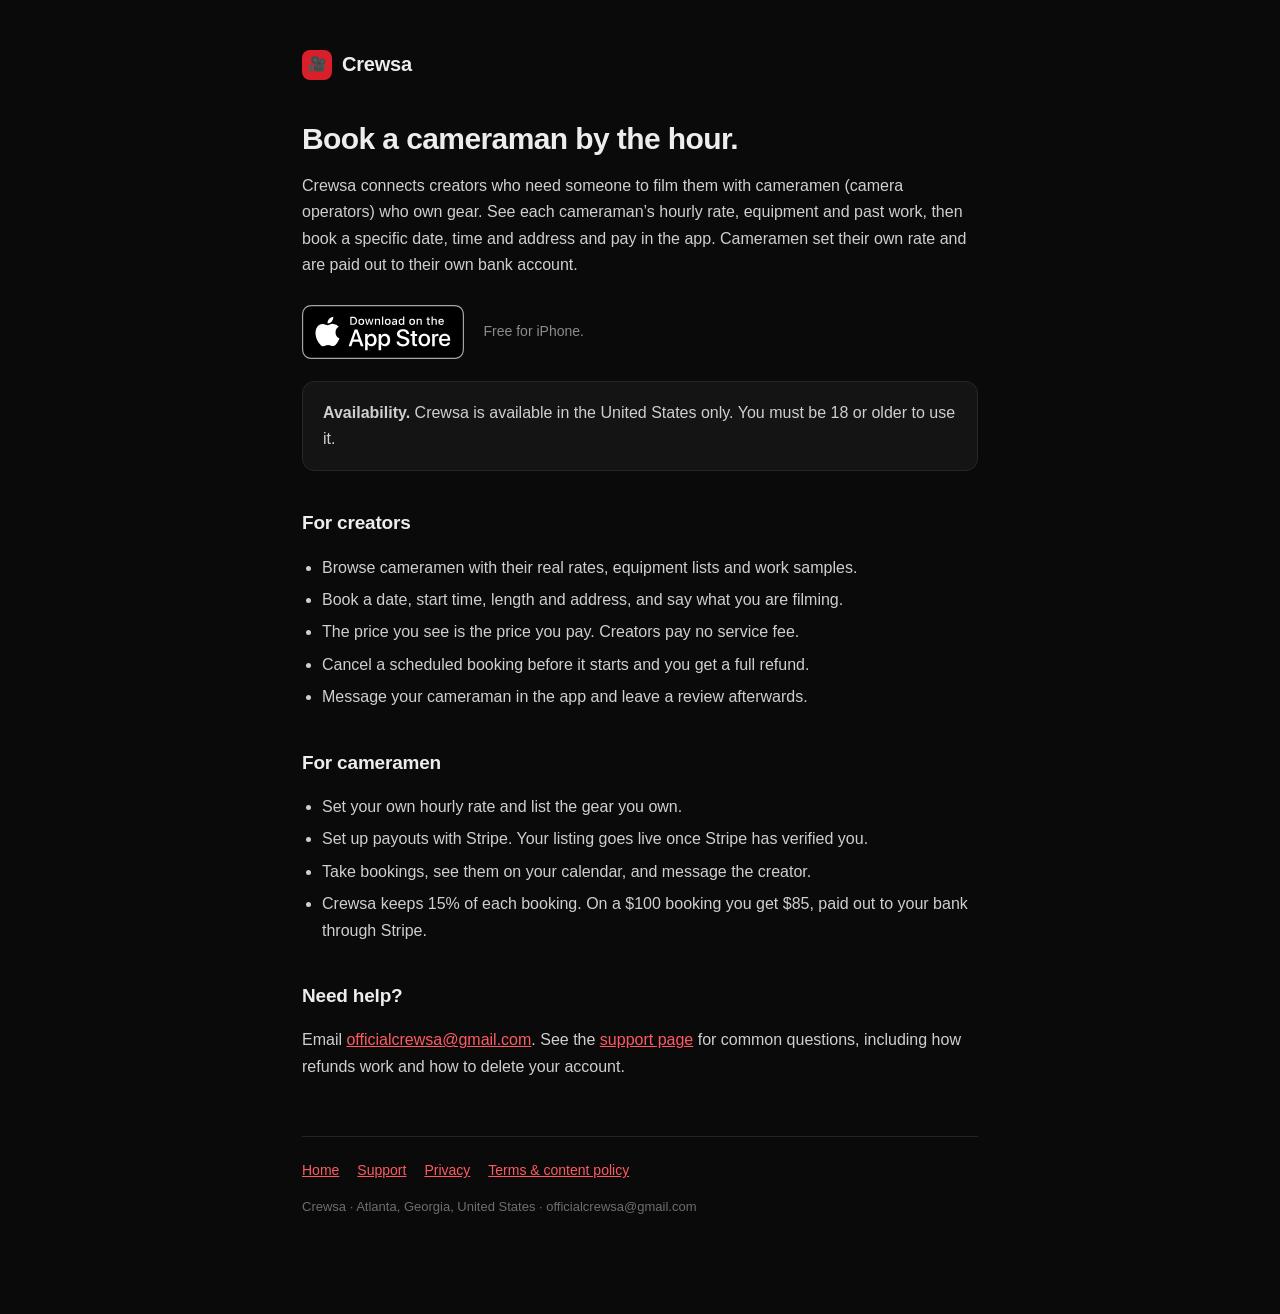
<file: index.html>
<!doctype html><html lang="en"><head><meta charset="utf-8"><meta name="viewport" content="width=device-width,initial-scale=1">
<title>Crewsa — book a cameraman by the hour</title>
<meta name="description" content="Crewsa is a free iPhone app for booking a cameraman by the hour. See their rate, gear and past work, book a date and address, and pay in the app. US only, 18+.">
<meta name="apple-itunes-app" content="app-id=6807652087">
<meta name="theme-color" content="#0a0a0a">
<link rel="canonical" href="https://crewsa.app/">
<link rel="icon" type="image/png" href="favicon.png">
<link rel="apple-touch-icon" href="apple-touch-icon.png">
<meta property="og:type" content="website">
<meta property="og:site_name" content="Crewsa">
<meta property="og:url" content="https://crewsa.app/">
<meta property="og:title" content="Crewsa — book a cameraman by the hour">
<meta property="og:description" content="Free iPhone app. See a cameraman's rate, gear and past work, book a date and address, and pay in the app. US only, 18+.">
<meta property="og:image" content="https://crewsa.app/og.jpg">
<meta property="og:image:type" content="image/jpeg">
<meta property="og:image:width" content="1200">
<meta property="og:image:height" content="630">
<meta property="og:image:alt" content="Crewsa: book a cameraman by the hour">
<meta name="twitter:card" content="summary_large_image">
<meta name="twitter:title" content="Crewsa — book a cameraman by the hour">
<meta name="twitter:description" content="Free iPhone app. See a cameraman's rate, gear and past work, book a date and address, and pay in the app. US only, 18+.">
<meta name="twitter:image" content="https://crewsa.app/og.jpg">
<meta name="twitter:image:alt" content="Crewsa: book a cameraman by the hour">
<link rel="stylesheet" href="_style.css"></head>
<body><div class="wrap"><header><div class="mark">&#127909;</div><div class="brand">Crewsa</div></header>
<h1>Book a cameraman by the hour.</h1>
<p>Crewsa connects creators who need someone to film them with cameramen (camera operators) who own gear. See each cameraman&rsquo;s hourly rate, equipment and past work, then book a specific date, time and address and pay in the app. Cameramen set their own rate and are paid out to their own bank account.</p>
<!-- TODO(pt): App Store Connect only counts ct= campaign traffic when the link also carries your provider token.
     Get it from App Store Connect > Apps > Crewsa > App Analytics > Campaigns (link generator), then change the href to
     https://apps.apple.com/us/app/crewsa/id6807652087?pt=YOUR_TOKEN&amp;ct=site&amp;mt=8 -->
<div class="get"><a class="badge" href="https://apps.apple.com/us/app/crewsa/id6807652087?ct=site"><img src="app-store-badge.svg" width="162" height="54" alt="Download on the App Store"></a><p class="note">Free for iPhone.</p></div>
<div class="card"><p style="margin:0"><strong>Availability.</strong> Crewsa is available in the United States only. You must be 18 or older to use it.</p></div>
<h2>For creators</h2>
<ul><li>Browse cameramen with their real rates, equipment lists and work samples.</li><li>Book a date, start time, length and address, and say what you are filming.</li><li>The price you see is the price you pay. Creators pay no service fee.</li><li>Cancel a scheduled booking before it starts and you get a full refund.</li><li>Message your cameraman in the app and leave a review afterwards.</li></ul>
<h2>For cameramen</h2>
<ul><li>Set your own hourly rate and list the gear you own.</li><li>Set up payouts with Stripe. Your listing goes live once Stripe has verified you.</li><li>Take bookings, see them on your calendar, and message the creator.</li><li>Crewsa keeps 15% of each booking. On a $100 booking you get $85, paid out to your bank through Stripe.</li></ul>
<h2>Need help?</h2>
<p>Email <a href="mailto:officialcrewsa@gmail.com">officialcrewsa@gmail.com</a>. See the <a href="support/">support page</a> for common questions, including how refunds work and how to delete your account.</p>
<nav><a href="./">Home</a><a href="support/">Support</a><a href="privacy/">Privacy</a><a href="terms/">Terms &amp; content policy</a></nav><footer>Crewsa &middot; Atlanta, Georgia, United States &middot; officialcrewsa@gmail.com</footer></div></body></html>
</file>
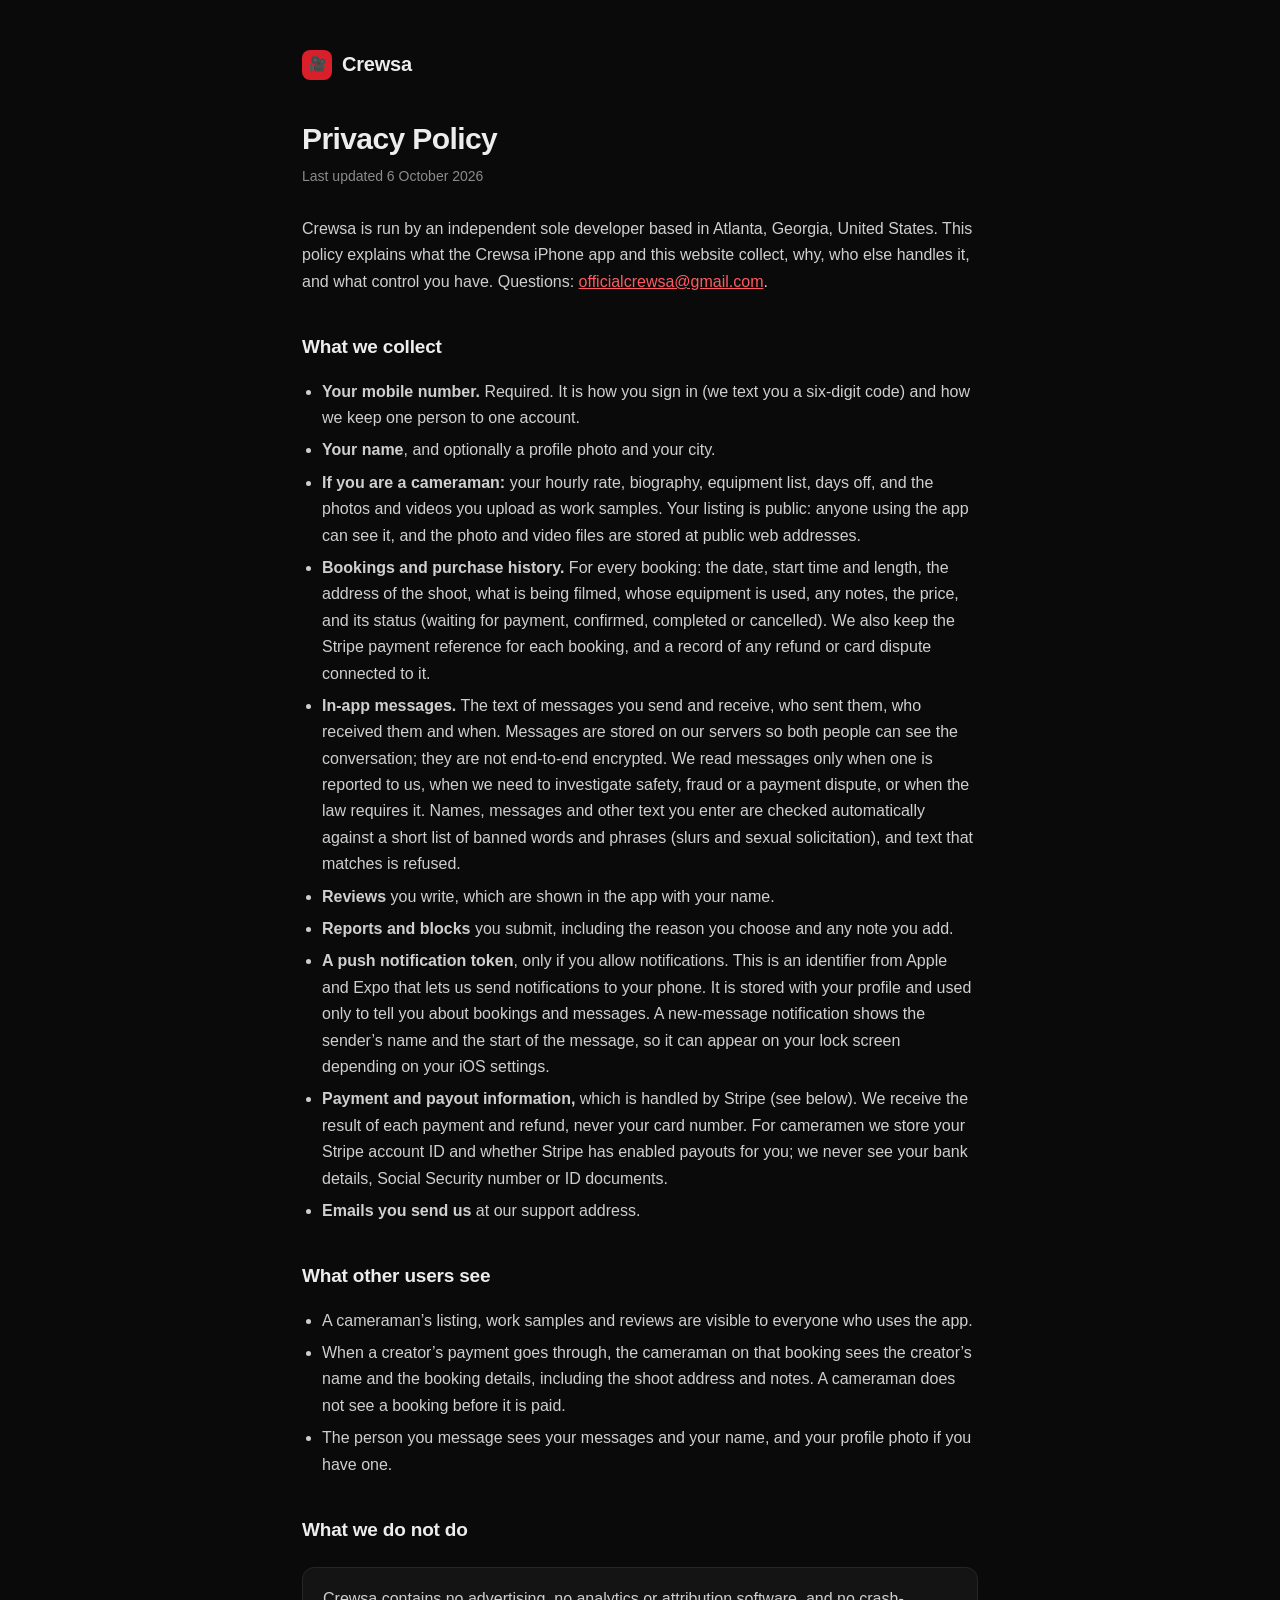
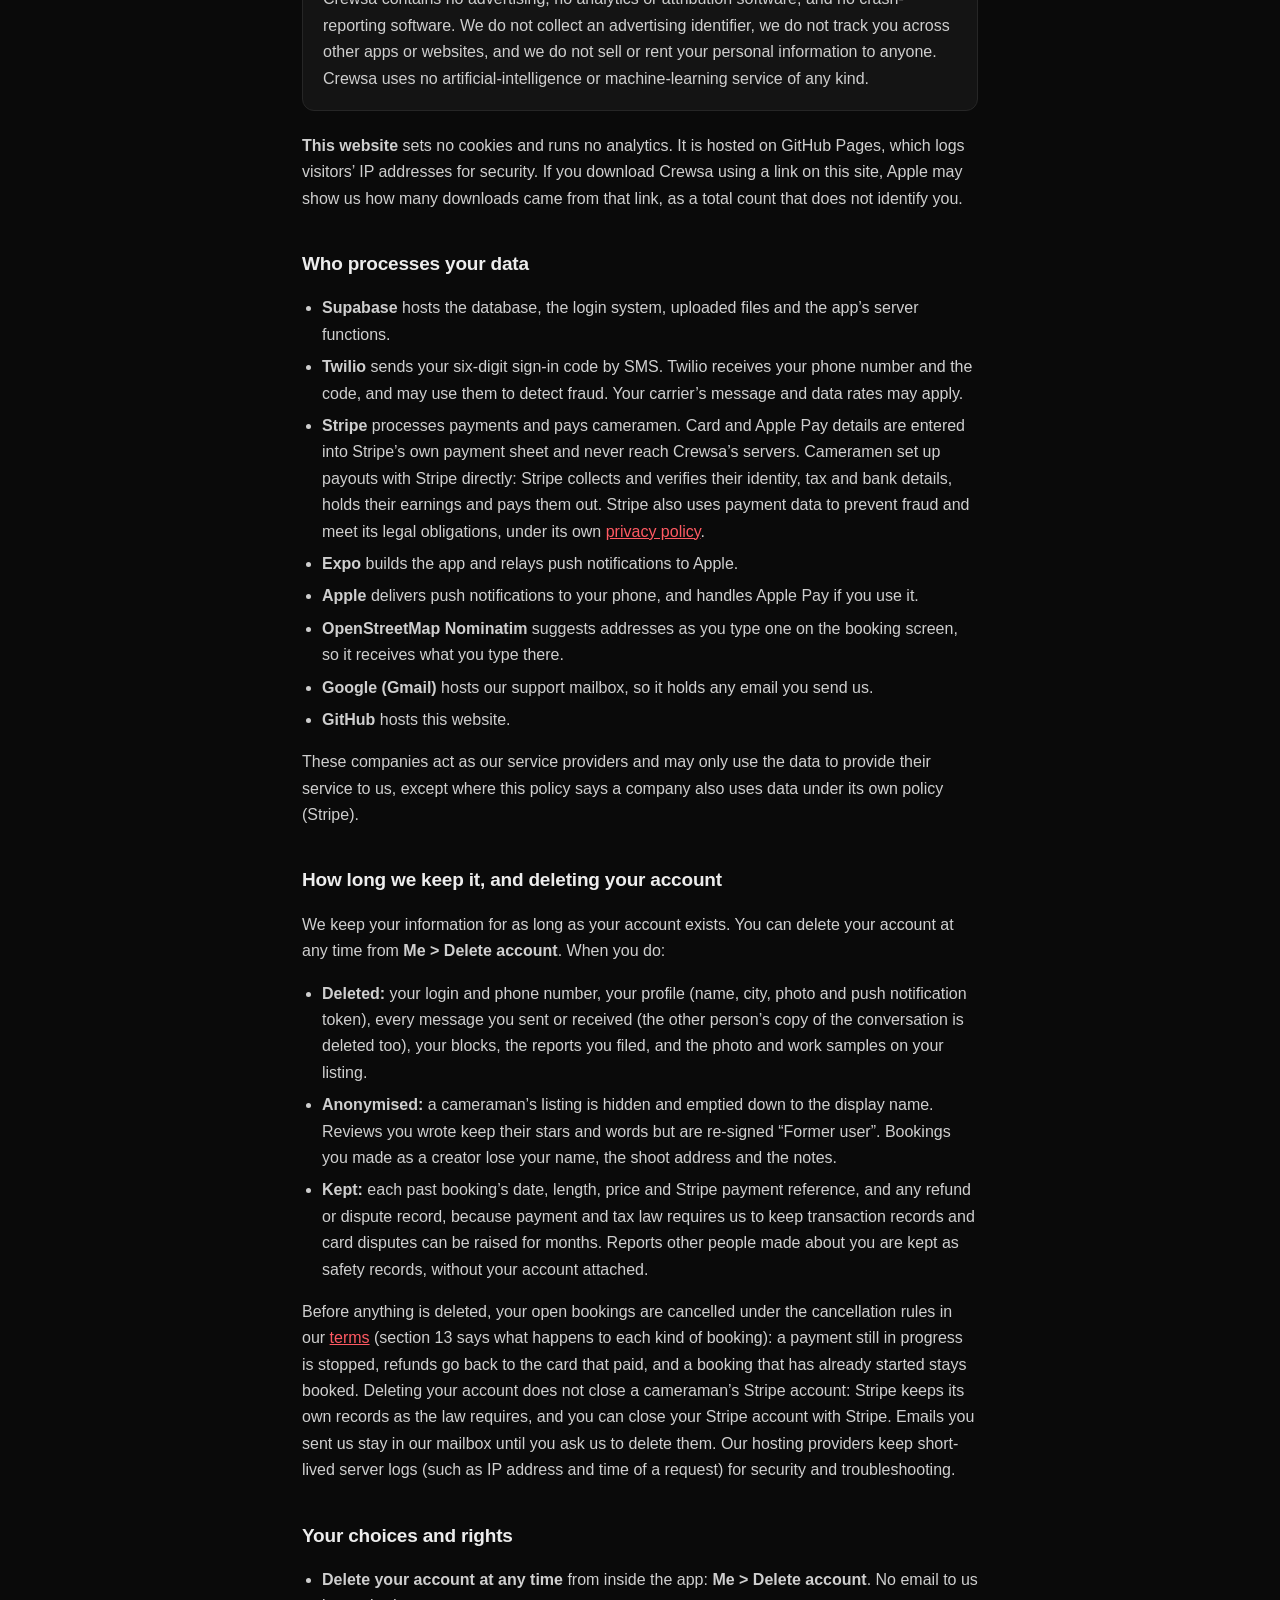
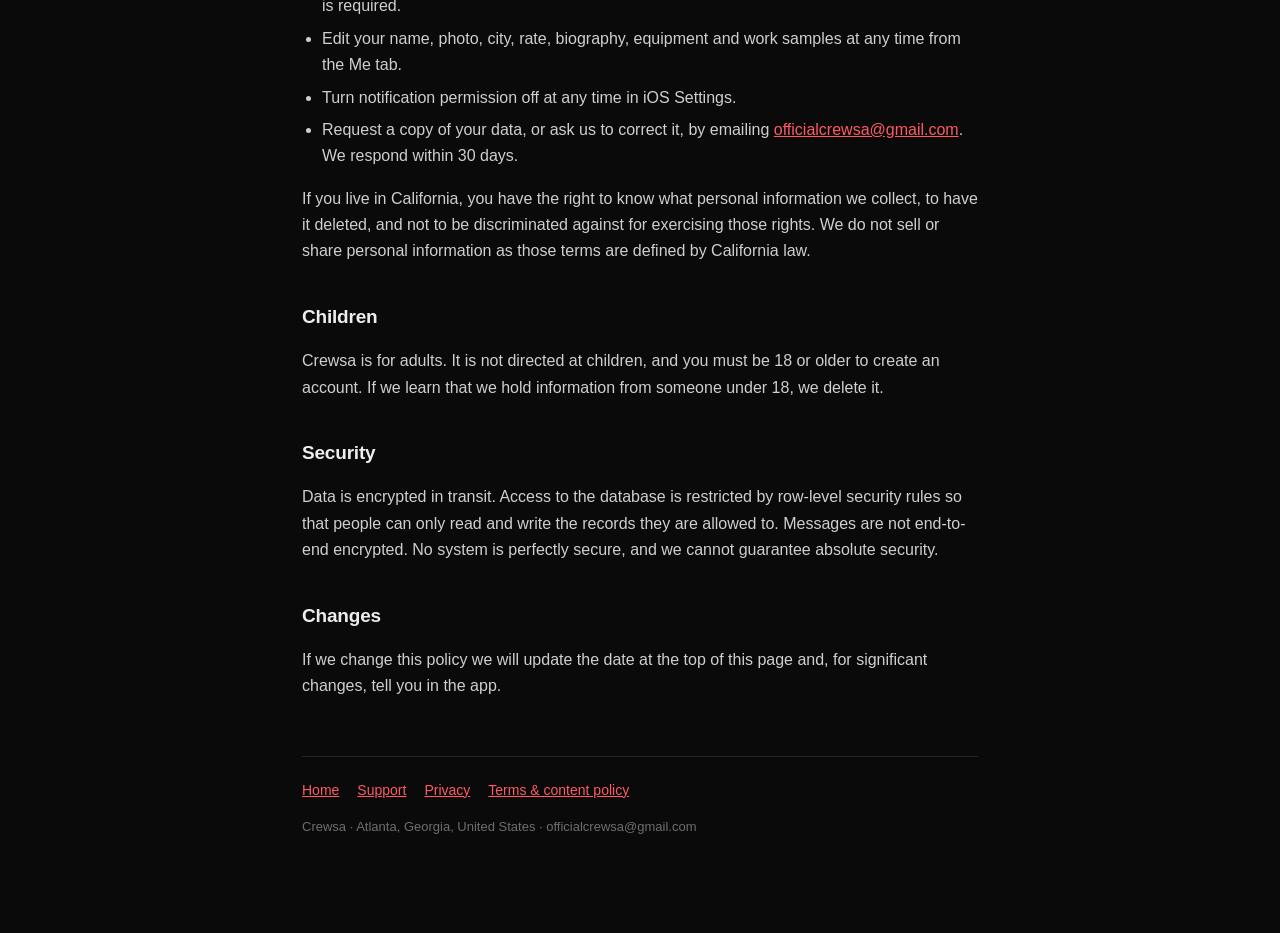
<file: privacy/index.html>
<!doctype html><html lang="en"><head><meta charset="utf-8"><meta name="viewport" content="width=device-width,initial-scale=1">
<title>Crewsa — Privacy Policy</title>
<meta name="description" content="What the Crewsa app collects, who processes it (Supabase, Twilio, Stripe, Expo), what other users see, and how to delete your account.">
<meta name="theme-color" content="#0a0a0a">
<link rel="canonical" href="https://crewsa.app/privacy/">
<link rel="icon" type="image/png" href="../favicon.png">
<link rel="apple-touch-icon" href="../apple-touch-icon.png">
<meta property="og:type" content="website">
<meta property="og:site_name" content="Crewsa">
<meta property="og:url" content="https://crewsa.app/privacy/">
<meta property="og:title" content="Crewsa Privacy Policy">
<meta property="og:description" content="What the Crewsa app collects, who processes it, what other users see, and how to delete your account.">
<meta property="og:image" content="https://crewsa.app/og.jpg">
<meta property="og:image:type" content="image/jpeg">
<meta property="og:image:width" content="1200">
<meta property="og:image:height" content="630">
<meta property="og:image:alt" content="Crewsa: book a cameraman by the hour">
<meta name="twitter:card" content="summary_large_image">
<meta name="twitter:title" content="Crewsa Privacy Policy">
<meta name="twitter:description" content="What the Crewsa app collects, who processes it, what other users see, and how to delete your account.">
<meta name="twitter:image" content="https://crewsa.app/og.jpg">
<meta name="twitter:image:alt" content="Crewsa: book a cameraman by the hour">
<link rel="stylesheet" href="../_style.css"></head>
<body><div class="wrap"><header><div class="mark">&#127909;</div><div class="brand">Crewsa</div></header>
<h1>Privacy Policy</h1>
<p class="eff">Last updated 6 October 2026</p>
<p>Crewsa is run by an independent sole developer based in Atlanta, Georgia, United States. This policy explains what the Crewsa iPhone app and this website collect, why, who else handles it, and what control you have. Questions: <a href="mailto:officialcrewsa@gmail.com">officialcrewsa@gmail.com</a>.</p>

<h2>What we collect</h2>
<ul>
<li><strong>Your mobile number.</strong> Required. It is how you sign in (we text you a six-digit code) and how we keep one person to one account.</li>
<li><strong>Your name</strong>, and optionally a profile photo and your city.</li>
<li><strong>If you are a cameraman:</strong> your hourly rate, biography, equipment list, days off, and the photos and videos you upload as work samples. Your listing is public: anyone using the app can see it, and the photo and video files are stored at public web addresses.</li>
<li><strong>Bookings and purchase history.</strong> For every booking: the date, start time and length, the address of the shoot, what is being filmed, whose equipment is used, any notes, the price, and its status (waiting for payment, confirmed, completed or cancelled). We also keep the Stripe payment reference for each booking, and a record of any refund or card dispute connected to it.</li>
<li><strong>In-app messages.</strong> The text of messages you send and receive, who sent them, who received them and when. Messages are stored on our servers so both people can see the conversation; they are not end-to-end encrypted. We read messages only when one is reported to us, when we need to investigate safety, fraud or a payment dispute, or when the law requires it. Names, messages and other text you enter are checked automatically against a short list of banned words and phrases (slurs and sexual solicitation), and text that matches is refused.</li>
<li><strong>Reviews</strong> you write, which are shown in the app with your name.</li>
<li><strong>Reports and blocks</strong> you submit, including the reason you choose and any note you add.</li>
<li><strong>A push notification token</strong>, only if you allow notifications. This is an identifier from Apple and Expo that lets us send notifications to your phone. It is stored with your profile and used only to tell you about bookings and messages. A new-message notification shows the sender&rsquo;s name and the start of the message, so it can appear on your lock screen depending on your iOS settings.</li>
<li><strong>Payment and payout information,</strong> which is handled by Stripe (see below). We receive the result of each payment and refund, never your card number. For cameramen we store your Stripe account ID and whether Stripe has enabled payouts for you; we never see your bank details, Social Security number or ID documents.</li>
<li><strong>Emails you send us</strong> at our support address.</li>
</ul>

<h2>What other users see</h2>
<ul>
<li>A cameraman&rsquo;s listing, work samples and reviews are visible to everyone who uses the app.</li>
<li>When a creator&rsquo;s payment goes through, the cameraman on that booking sees the creator&rsquo;s name and the booking details, including the shoot address and notes. A cameraman does not see a booking before it is paid.</li>
<li>The person you message sees your messages and your name, and your profile photo if you have one.</li>
</ul>

<h2>What we do not do</h2>
<div class="card"><p style="margin:0">Crewsa contains no advertising, no analytics or attribution software, and no crash-reporting software. We do not collect an advertising identifier, we do not track you across other apps or websites, and we do not sell or rent your personal information to anyone. Crewsa uses no artificial-intelligence or machine-learning service of any kind.</p></div>
<p><strong>This website</strong> sets no cookies and runs no analytics. It is hosted on GitHub Pages, which logs visitors&rsquo; IP addresses for security. If you download Crewsa using a link on this site, Apple may show us how many downloads came from that link, as a total count that does not identify you.</p>

<h2>Who processes your data</h2>
<ul>
<li><strong>Supabase</strong> hosts the database, the login system, uploaded files and the app&rsquo;s server functions.</li>
<li><strong>Twilio</strong> sends your six-digit sign-in code by SMS. Twilio receives your phone number and the code, and may use them to detect fraud. Your carrier&rsquo;s message and data rates may apply.</li>
<li><strong>Stripe</strong> processes payments and pays cameramen. Card and Apple Pay details are entered into Stripe&rsquo;s own payment sheet and never reach Crewsa&rsquo;s servers. Cameramen set up payouts with Stripe directly: Stripe collects and verifies their identity, tax and bank details, holds their earnings and pays them out. Stripe also uses payment data to prevent fraud and meet its legal obligations, under its own <a href="https://stripe.com/privacy">privacy policy</a>.</li>
<li><strong>Expo</strong> builds the app and relays push notifications to Apple.</li>
<li><strong>Apple</strong> delivers push notifications to your phone, and handles Apple Pay if you use it.</li>
<li><strong>OpenStreetMap Nominatim</strong> suggests addresses as you type one on the booking screen, so it receives what you type there.</li>
<li><strong>Google (Gmail)</strong> hosts our support mailbox, so it holds any email you send us.</li>
<li><strong>GitHub</strong> hosts this website.</li>
</ul>
<p>These companies act as our service providers and may only use the data to provide their service to us, except where this policy says a company also uses data under its own policy (Stripe).</p>

<h2>How long we keep it, and deleting your account</h2>
<p>We keep your information for as long as your account exists. You can delete your account at any time from <strong>Me &gt; Delete account</strong>. When you do:</p>
<ul>
<li><strong>Deleted:</strong> your login and phone number, your profile (name, city, photo and push notification token), every message you sent or received (the other person&rsquo;s copy of the conversation is deleted too), your blocks, the reports you filed, and the photo and work samples on your listing.</li>
<li><strong>Anonymised:</strong> a cameraman&rsquo;s listing is hidden and emptied down to the display name. Reviews you wrote keep their stars and words but are re-signed &ldquo;Former user&rdquo;. Bookings you made as a creator lose your name, the shoot address and the notes.</li>
<li><strong>Kept:</strong> each past booking&rsquo;s date, length, price and Stripe payment reference, and any refund or dispute record, because payment and tax law requires us to keep transaction records and card disputes can be raised for months. Reports other people made about you are kept as safety records, without your account attached.</li>
</ul>
<p>Before anything is deleted, your open bookings are cancelled under the cancellation rules in our <a href="../terms/">terms</a> (section 13 says what happens to each kind of booking): a payment still in progress is stopped, refunds go back to the card that paid, and a booking that has already started stays booked. Deleting your account does not close a cameraman&rsquo;s Stripe account: Stripe keeps its own records as the law requires, and you can close your Stripe account with Stripe. Emails you sent us stay in our mailbox until you ask us to delete them. Our hosting providers keep short-lived server logs (such as IP address and time of a request) for security and troubleshooting.</p>

<h2>Your choices and rights</h2>
<ul>
<li><strong>Delete your account at any time</strong> from inside the app: <strong>Me &gt; Delete account</strong>. No email to us is required.</li>
<li>Edit your name, photo, city, rate, biography, equipment and work samples at any time from the Me tab.</li>
<li>Turn notification permission off at any time in iOS Settings.</li>
<li>Request a copy of your data, or ask us to correct it, by emailing <a href="mailto:officialcrewsa@gmail.com">officialcrewsa@gmail.com</a>. We respond within 30 days.</li>
</ul>
<p>If you live in California, you have the right to know what personal information we collect, to have it deleted, and not to be discriminated against for exercising those rights. We do not sell or share personal information as those terms are defined by California law.</p>

<h2>Children</h2>
<p>Crewsa is for adults. It is not directed at children, and you must be 18 or older to create an account. If we learn that we hold information from someone under 18, we delete it.</p>

<h2>Security</h2>
<p>Data is encrypted in transit. Access to the database is restricted by row-level security rules so that people can only read and write the records they are allowed to. Messages are not end-to-end encrypted. No system is perfectly secure, and we cannot guarantee absolute security.</p>

<h2>Changes</h2>
<p>If we change this policy we will update the date at the top of this page and, for significant changes, tell you in the app.</p>
<nav><a href="../">Home</a><a href="../support/">Support</a><a href="../privacy/">Privacy</a><a href="../terms/">Terms &amp; content policy</a></nav><footer>Crewsa &middot; Atlanta, Georgia, United States &middot; officialcrewsa@gmail.com</footer></div></body></html>
</file>
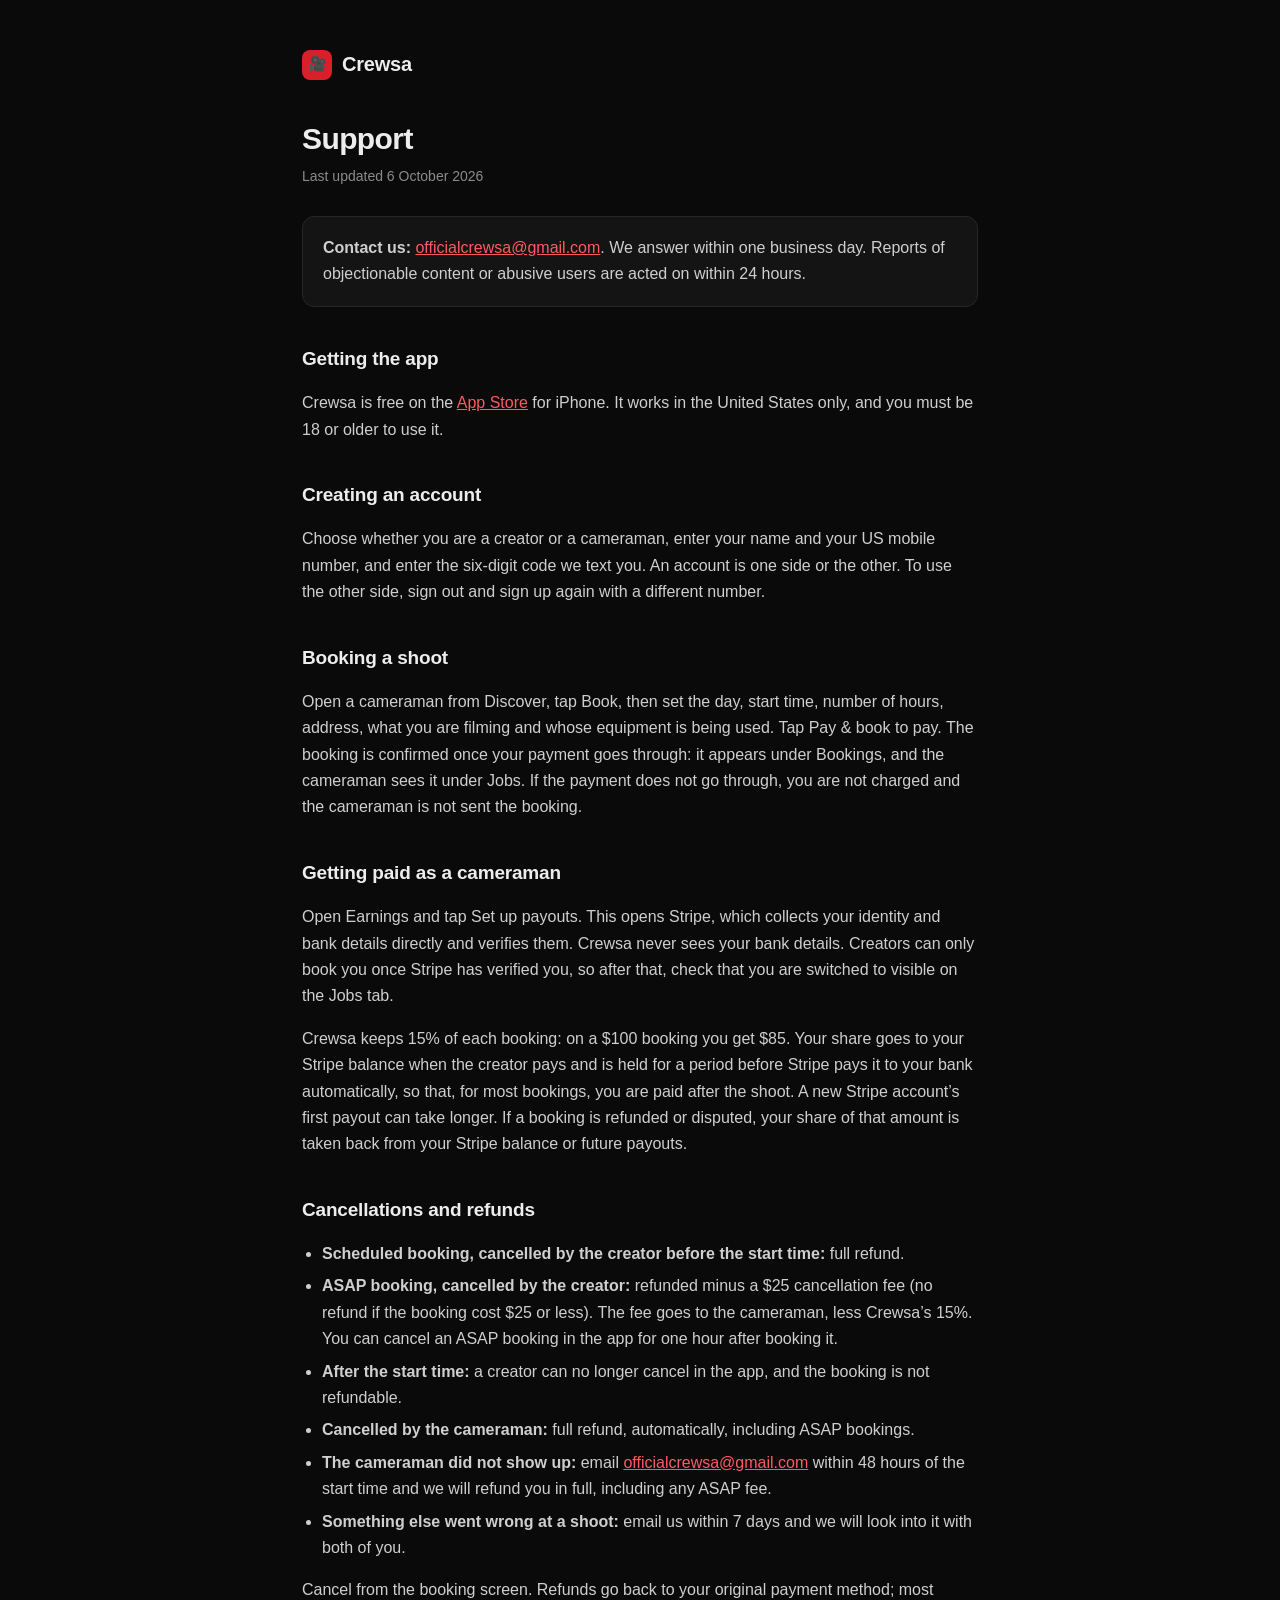
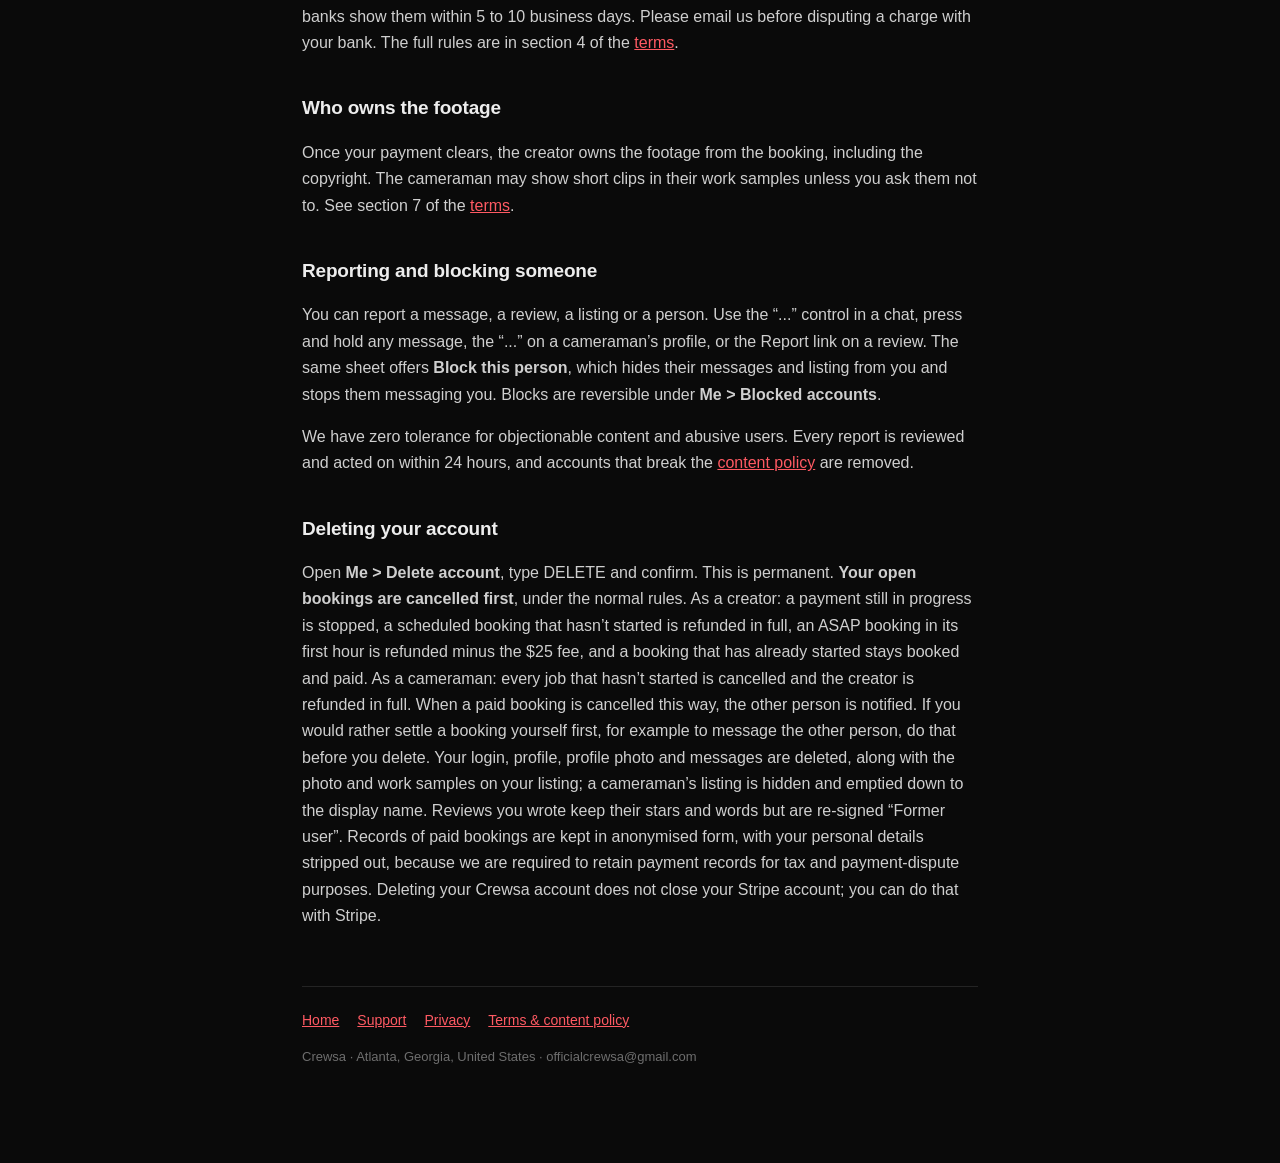
<file: support/index.html>
<!doctype html><html lang="en"><head><meta charset="utf-8"><meta name="viewport" content="width=device-width,initial-scale=1">
<title>Crewsa — Support</title>
<meta name="description" content="Help with Crewsa: signing up, booking a shoot, getting paid as a cameraman, cancellations and refunds, reporting someone, and deleting your account.">
<meta name="apple-itunes-app" content="app-id=6807652087">
<meta name="theme-color" content="#0a0a0a">
<link rel="canonical" href="https://crewsa.app/support/">
<link rel="icon" type="image/png" href="../favicon.png">
<link rel="apple-touch-icon" href="../apple-touch-icon.png">
<meta property="og:type" content="website">
<meta property="og:site_name" content="Crewsa">
<meta property="og:url" content="https://crewsa.app/support/">
<meta property="og:title" content="Crewsa Support">
<meta property="og:description" content="Signing up, booking a shoot, getting paid, cancellations and refunds, reporting someone, and deleting your account.">
<meta property="og:image" content="https://crewsa.app/og.jpg">
<meta property="og:image:type" content="image/jpeg">
<meta property="og:image:width" content="1200">
<meta property="og:image:height" content="630">
<meta property="og:image:alt" content="Crewsa: book a cameraman by the hour">
<meta name="twitter:card" content="summary_large_image">
<meta name="twitter:title" content="Crewsa Support">
<meta name="twitter:description" content="Signing up, booking a shoot, getting paid, cancellations and refunds, reporting someone, and deleting your account.">
<meta name="twitter:image" content="https://crewsa.app/og.jpg">
<meta name="twitter:image:alt" content="Crewsa: book a cameraman by the hour">
<link rel="stylesheet" href="../_style.css"></head>
<body><div class="wrap"><header><div class="mark">&#127909;</div><div class="brand">Crewsa</div></header>
<h1>Support</h1>
<p class="eff">Last updated 6 October 2026</p>
<div class="card"><p style="margin:0"><strong>Contact us:</strong> <a href="mailto:officialcrewsa@gmail.com">officialcrewsa@gmail.com</a>. We answer within one business day. Reports of objectionable content or abusive users are acted on within 24 hours.</p></div>
<h2>Getting the app</h2>
<p>Crewsa is free on the <a href="https://apps.apple.com/us/app/crewsa/id6807652087?ct=site-support">App Store</a> for iPhone. It works in the United States only, and you must be 18 or older to use it.</p>
<h2>Creating an account</h2>
<p>Choose whether you are a creator or a cameraman, enter your name and your US mobile number, and enter the six-digit code we text you. An account is one side or the other. To use the other side, sign out and sign up again with a different number.</p>
<h2>Booking a shoot</h2>
<p>Open a cameraman from Discover, tap Book, then set the day, start time, number of hours, address, what you are filming and whose equipment is being used. Tap Pay &amp; book to pay. The booking is confirmed once your payment goes through: it appears under Bookings, and the cameraman sees it under Jobs. If the payment does not go through, you are not charged and the cameraman is not sent the booking.</p>
<h2>Getting paid as a cameraman</h2>
<p>Open Earnings and tap Set up payouts. This opens Stripe, which collects your identity and bank details directly and verifies them. Crewsa never sees your bank details. Creators can only book you once Stripe has verified you, so after that, check that you are switched to visible on the Jobs tab.</p>
<p>Crewsa keeps 15% of each booking: on a $100 booking you get $85. Your share goes to your Stripe balance when the creator pays and is held for a period before Stripe pays it to your bank automatically, so that, for most bookings, you are paid after the shoot. A new Stripe account&rsquo;s first payout can take longer. If a booking is refunded or disputed, your share of that amount is taken back from your Stripe balance or future payouts.</p>
<h2>Cancellations and refunds</h2>
<ul>
<li><strong>Scheduled booking, cancelled by the creator before the start time:</strong> full refund.</li>
<li><strong>ASAP booking, cancelled by the creator:</strong> refunded minus a $25 cancellation fee (no refund if the booking cost $25 or less). The fee goes to the cameraman, less Crewsa&rsquo;s 15%. You can cancel an ASAP booking in the app for one hour after booking it.</li>
<li><strong>After the start time:</strong> a creator can no longer cancel in the app, and the booking is not refundable.</li>
<li><strong>Cancelled by the cameraman:</strong> full refund, automatically, including ASAP bookings.</li>
<li><strong>The cameraman did not show up:</strong> email <a href="mailto:officialcrewsa@gmail.com">officialcrewsa@gmail.com</a> within 48 hours of the start time and we will refund you in full, including any ASAP fee.</li>
<li><strong>Something else went wrong at a shoot:</strong> email us within 7 days and we will look into it with both of you.</li>
</ul>
<p>Cancel from the booking screen. Refunds go back to your original payment method; most banks show them within 5 to 10 business days. Please email us before disputing a charge with your bank. The full rules are in section 4 of the <a href="../terms/">terms</a>.</p>
<h2>Who owns the footage</h2>
<p>Once your payment clears, the creator owns the footage from the booking, including the copyright. The cameraman may show short clips in their work samples unless you ask them not to. See section 7 of the <a href="../terms/">terms</a>.</p>
<h2>Reporting and blocking someone</h2>
<p>You can report a message, a review, a listing or a person. Use the &ldquo;...&rdquo; control in a chat, press and hold any message, the &ldquo;...&rdquo; on a cameraman&rsquo;s profile, or the Report link on a review. The same sheet offers <strong>Block this person</strong>, which hides their messages and listing from you and stops them messaging you. Blocks are reversible under <strong>Me &gt; Blocked accounts</strong>.</p>
<p>We have zero tolerance for objectionable content and abusive users. Every report is reviewed and acted on within 24 hours, and accounts that break the <a href="../terms/">content policy</a> are removed.</p>
<h2>Deleting your account</h2>
<p>Open <strong>Me &gt; Delete account</strong>, type DELETE and confirm. This is permanent. <strong>Your open bookings are cancelled first</strong>, under the normal rules. As a creator: a payment still in progress is stopped, a scheduled booking that hasn&rsquo;t started is refunded in full, an ASAP booking in its first hour is refunded minus the $25 fee, and a booking that has already started stays booked and paid. As a cameraman: every job that hasn&rsquo;t started is cancelled and the creator is refunded in full. When a paid booking is cancelled this way, the other person is notified. If you would rather settle a booking yourself first, for example to message the other person, do that before you delete. Your login, profile, profile photo and messages are deleted, along with the photo and work samples on your listing; a cameraman&rsquo;s listing is hidden and emptied down to the display name. Reviews you wrote keep their stars and words but are re-signed &ldquo;Former user&rdquo;. Records of paid bookings are kept in anonymised form, with your personal details stripped out, because we are required to retain payment records for tax and payment-dispute purposes. Deleting your Crewsa account does not close your Stripe account; you can do that with Stripe.</p>
<nav><a href="../">Home</a><a href="../support/">Support</a><a href="../privacy/">Privacy</a><a href="../terms/">Terms &amp; content policy</a></nav><footer>Crewsa &middot; Atlanta, Georgia, United States &middot; officialcrewsa@gmail.com</footer></div></body></html>
</file>
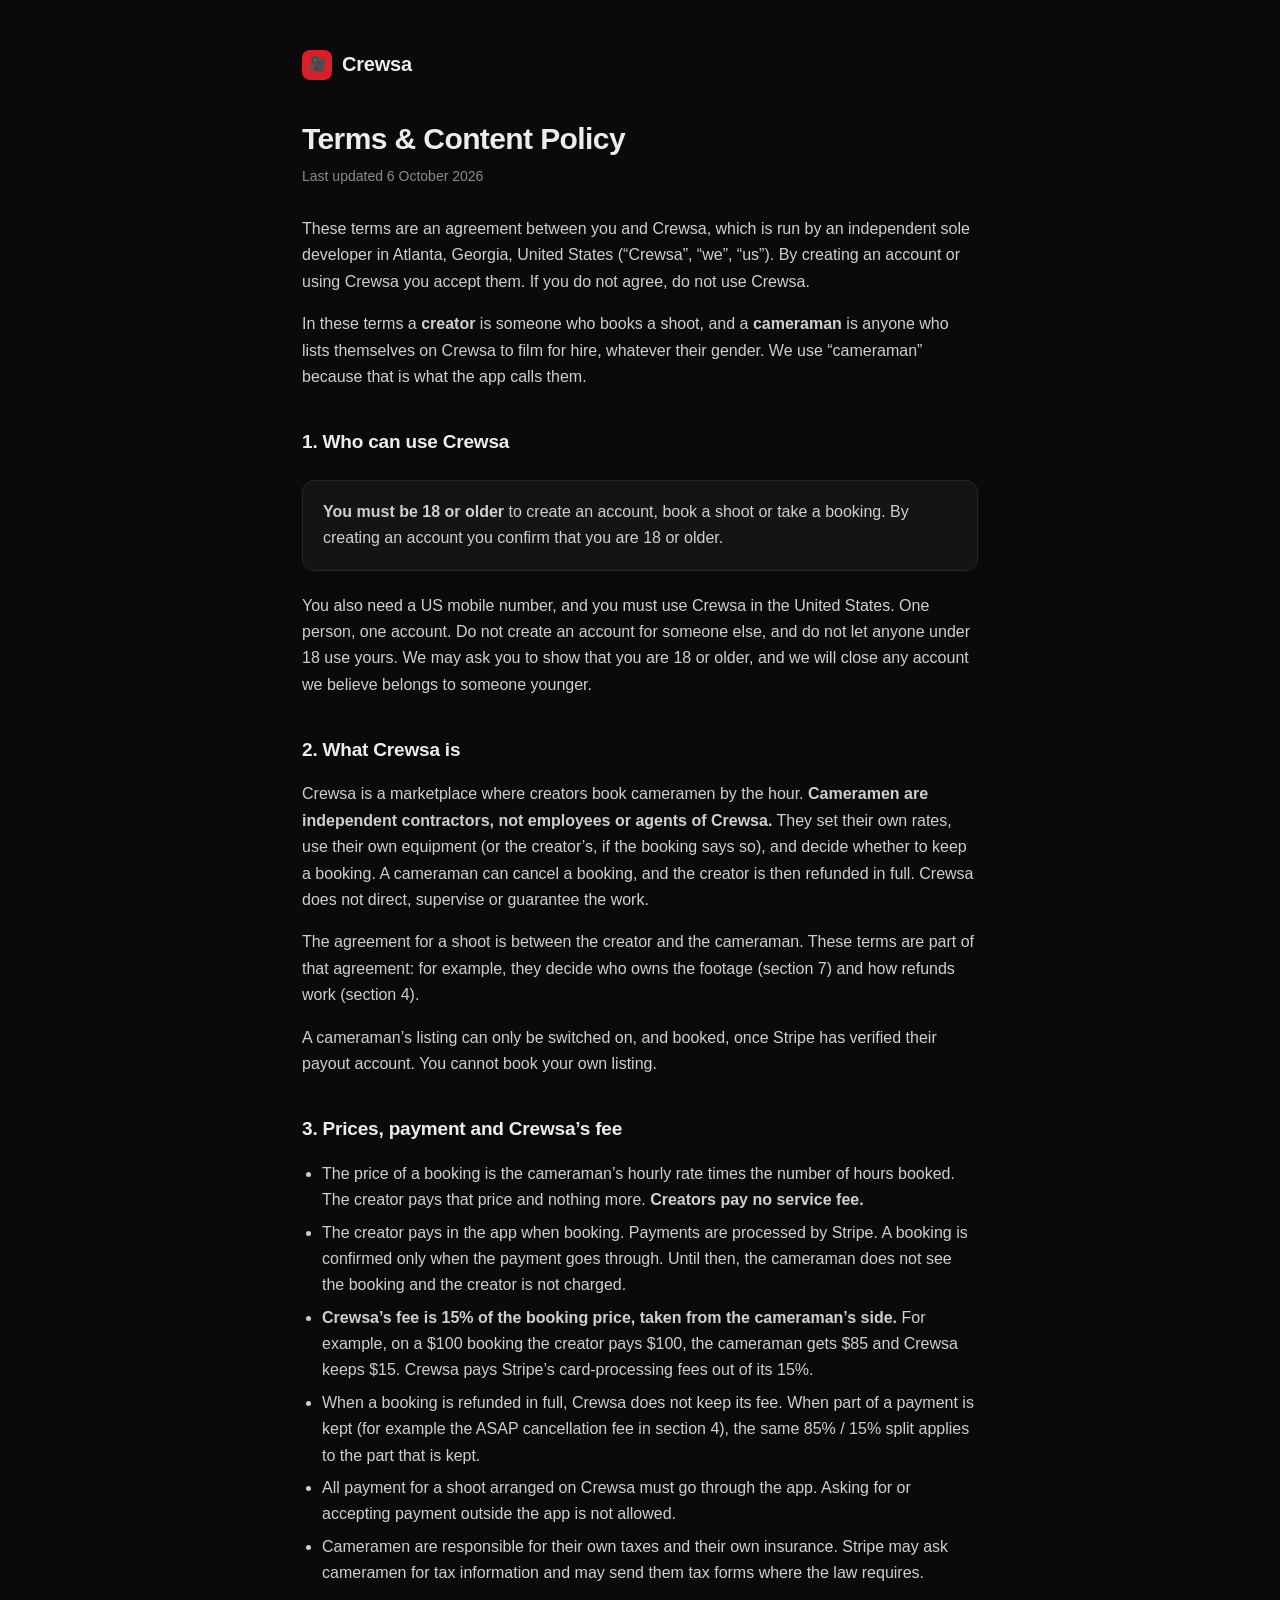
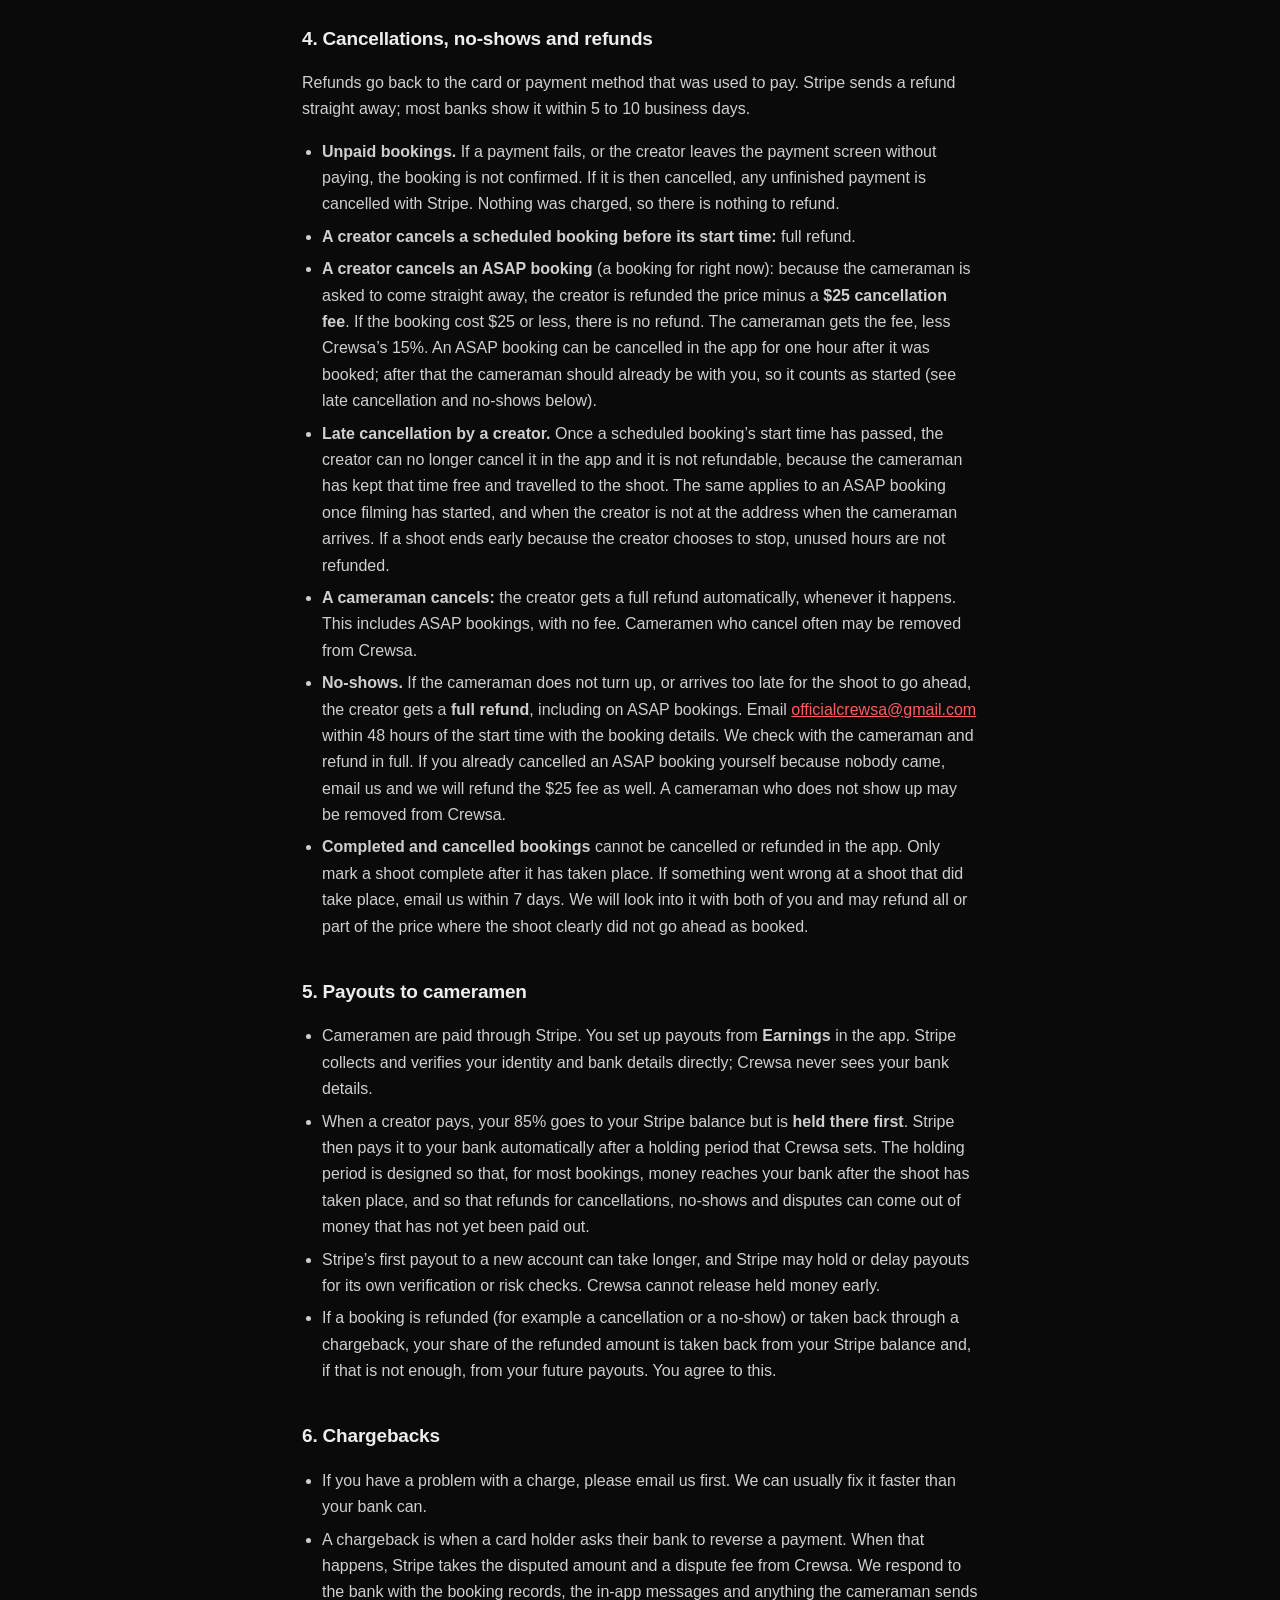
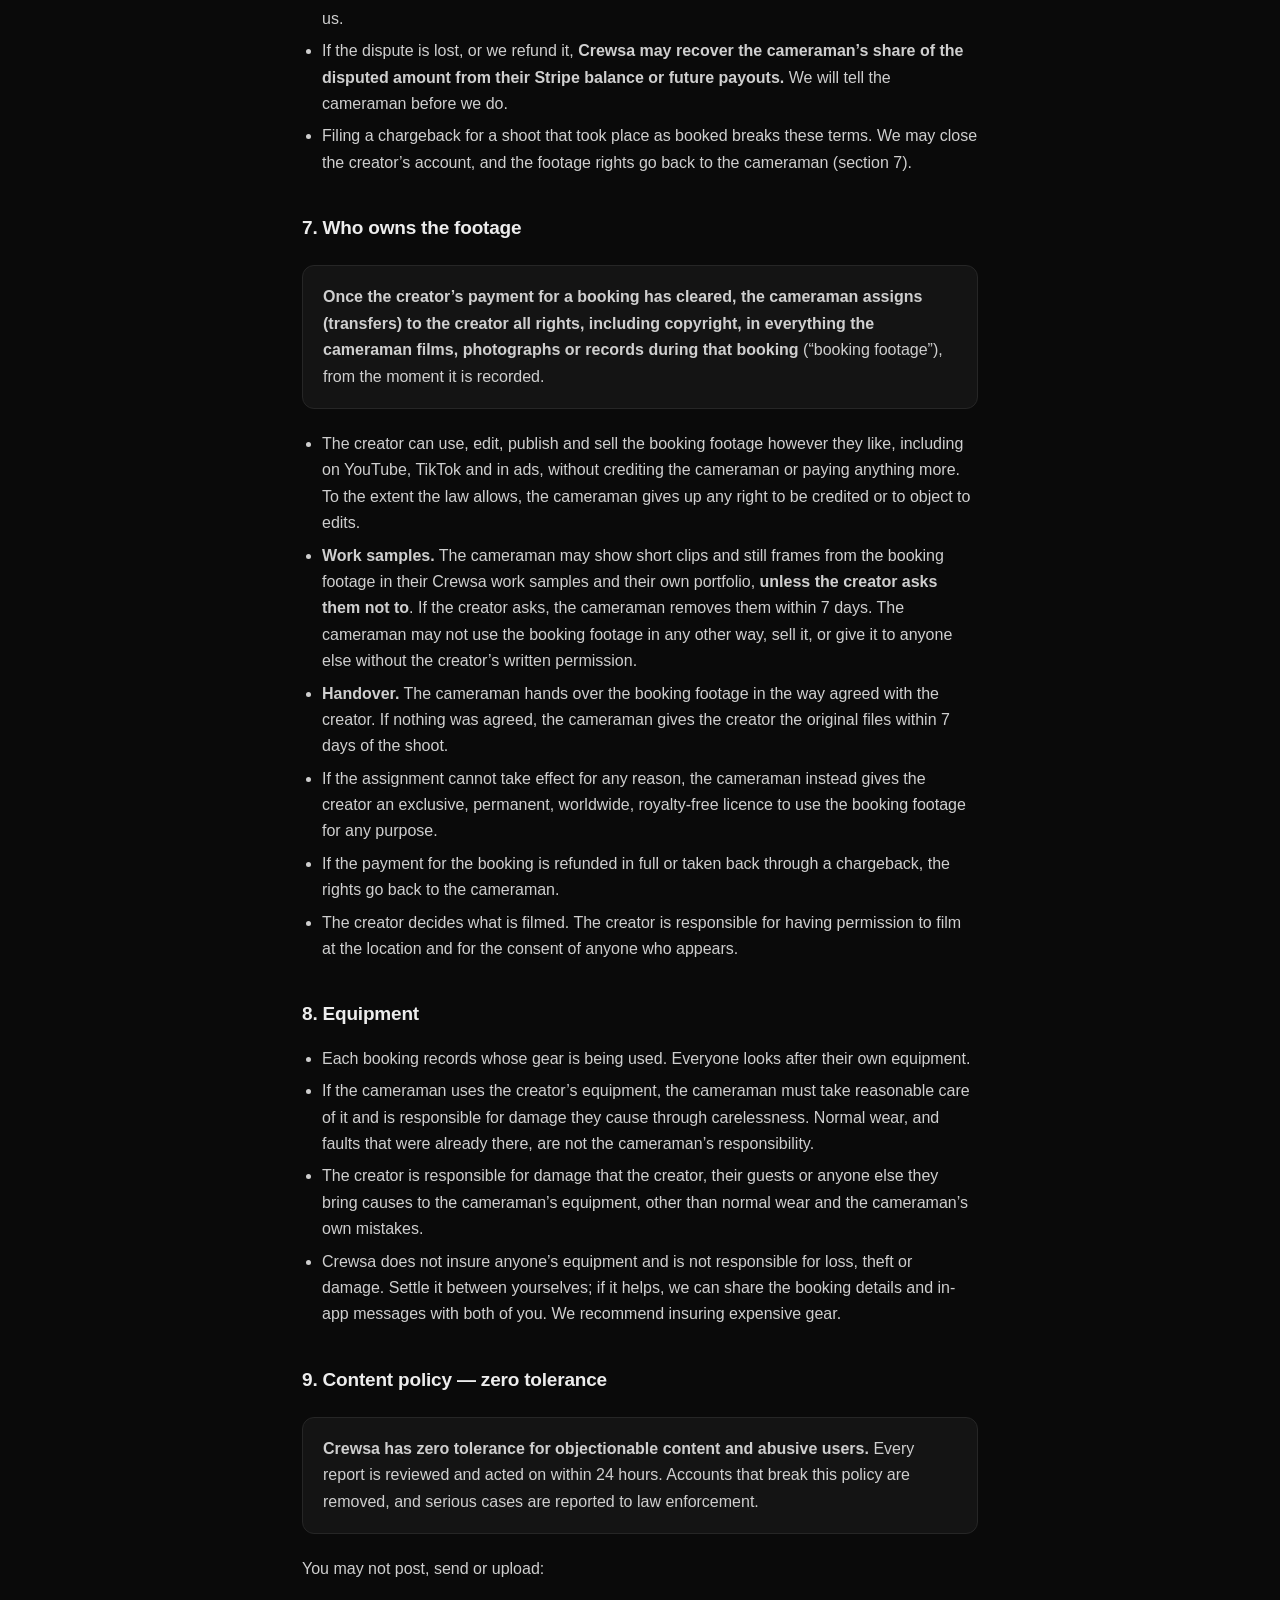
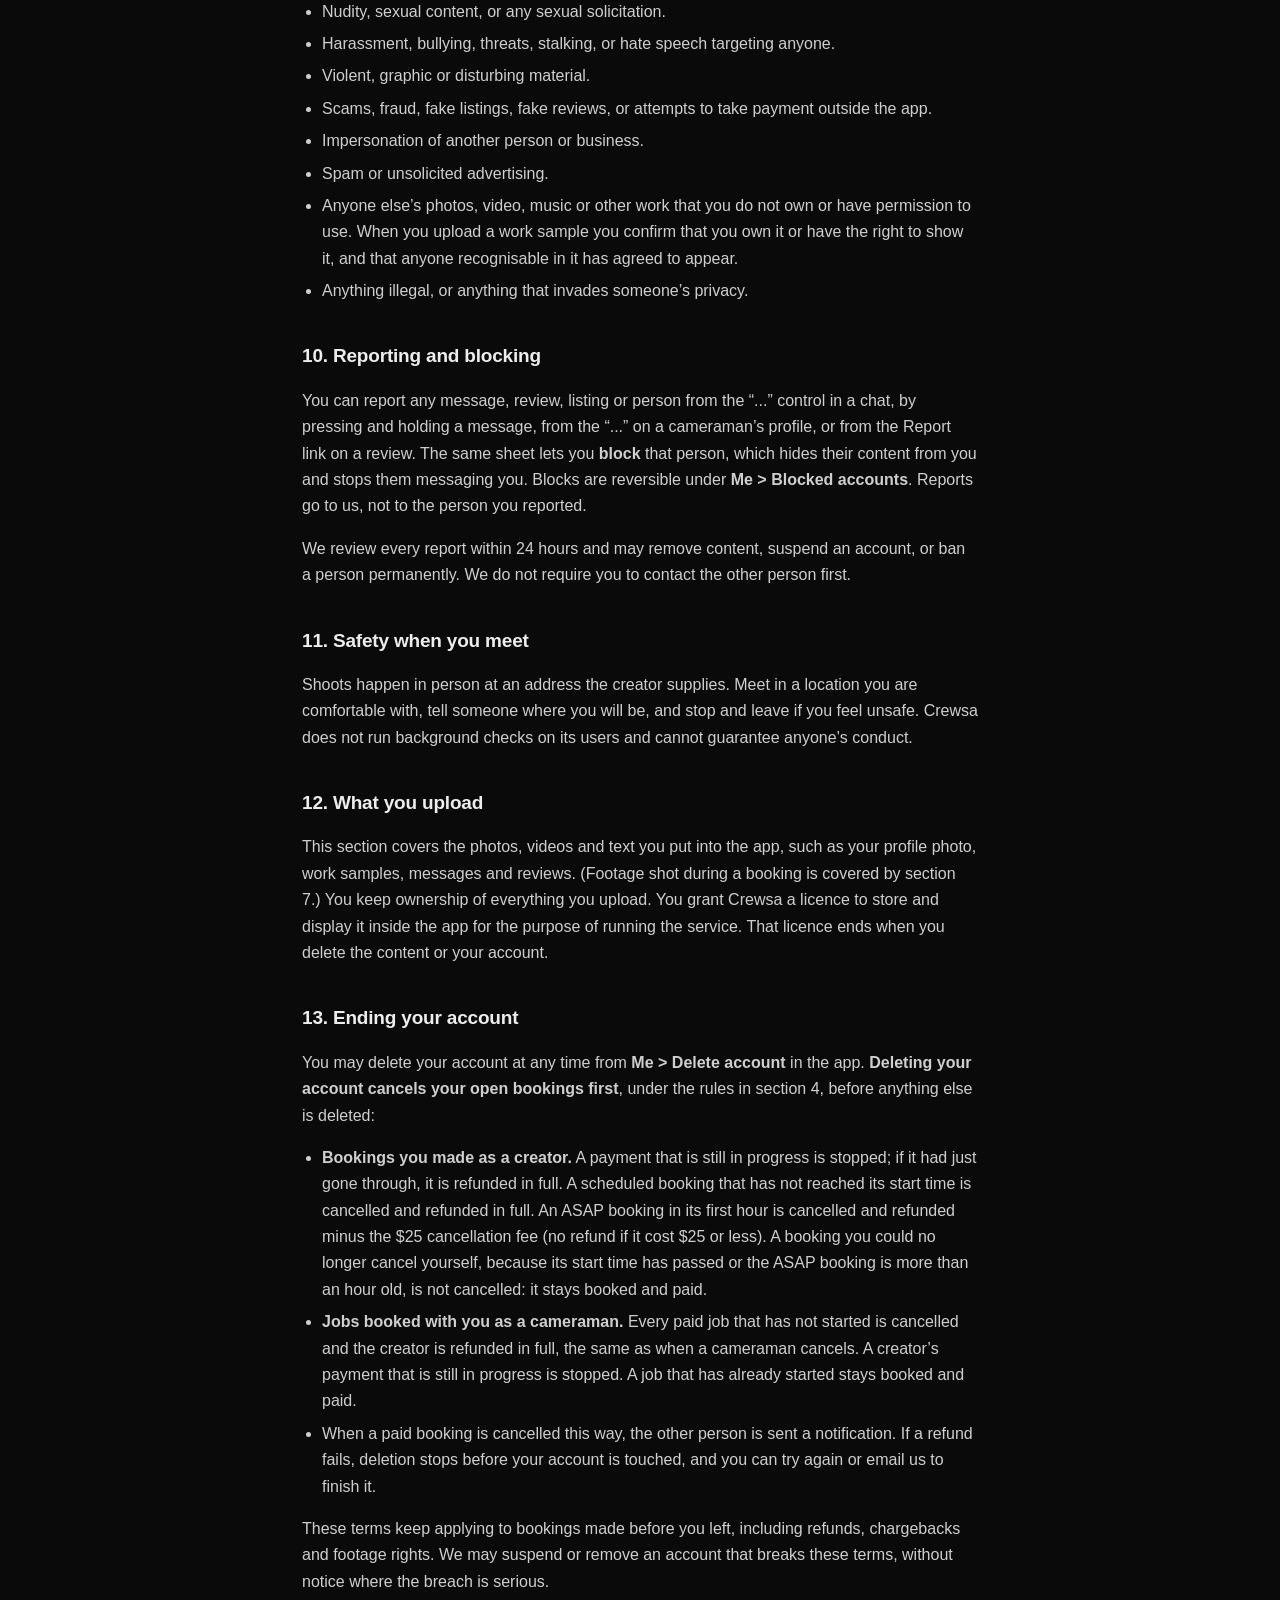
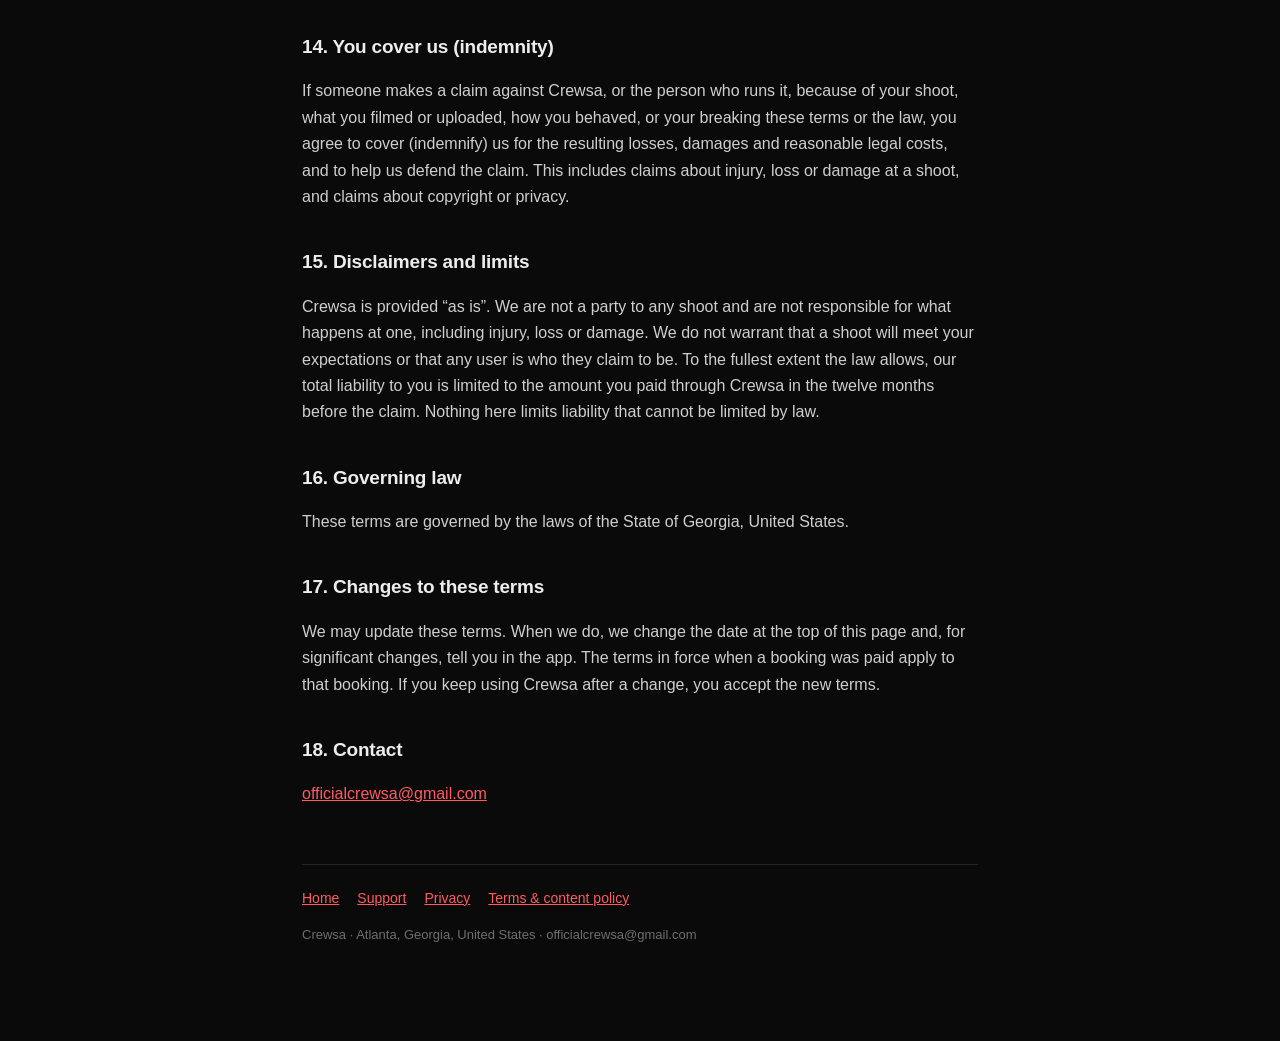
<file: terms/index.html>
<!doctype html><html lang="en"><head><meta charset="utf-8"><meta name="viewport" content="width=device-width,initial-scale=1">
<title>Crewsa — Terms &amp; Content Policy</title>
<meta name="description" content="The rules for using Crewsa: who can use it, payments and Crewsa's 15% fee, cancellations and refunds, payouts, who owns the footage, and the content policy.">
<meta name="theme-color" content="#0a0a0a">
<link rel="canonical" href="https://crewsa.app/terms/">
<link rel="icon" type="image/png" href="../favicon.png">
<link rel="apple-touch-icon" href="../apple-touch-icon.png">
<meta property="og:type" content="website">
<meta property="og:site_name" content="Crewsa">
<meta property="og:url" content="https://crewsa.app/terms/">
<meta property="og:title" content="Crewsa Terms &amp; Content Policy">
<meta property="og:description" content="Payments and Crewsa's 15% fee, cancellations and refunds, payouts, who owns the footage, and the content policy.">
<meta property="og:image" content="https://crewsa.app/og.jpg">
<meta property="og:image:type" content="image/jpeg">
<meta property="og:image:width" content="1200">
<meta property="og:image:height" content="630">
<meta property="og:image:alt" content="Crewsa: book a cameraman by the hour">
<meta name="twitter:card" content="summary_large_image">
<meta name="twitter:title" content="Crewsa Terms &amp; Content Policy">
<meta name="twitter:description" content="Payments and Crewsa's 15% fee, cancellations and refunds, payouts, who owns the footage, and the content policy.">
<meta name="twitter:image" content="https://crewsa.app/og.jpg">
<meta name="twitter:image:alt" content="Crewsa: book a cameraman by the hour">
<link rel="stylesheet" href="../_style.css"></head>
<body><div class="wrap"><header><div class="mark">&#127909;</div><div class="brand">Crewsa</div></header>
<h1>Terms &amp; Content Policy</h1>
<p class="eff">Last updated 6 October 2026</p>
<p>These terms are an agreement between you and Crewsa, which is run by an independent sole developer in Atlanta, Georgia, United States (&ldquo;Crewsa&rdquo;, &ldquo;we&rdquo;, &ldquo;us&rdquo;). By creating an account or using Crewsa you accept them. If you do not agree, do not use Crewsa.</p>
<p>In these terms a <strong>creator</strong> is someone who books a shoot, and a <strong>cameraman</strong> is anyone who lists themselves on Crewsa to film for hire, whatever their gender. We use &ldquo;cameraman&rdquo; because that is what the app calls them.</p>

<h2>1. Who can use Crewsa</h2>
<div class="card"><p style="margin:0"><strong>You must be 18 or older</strong> to create an account, book a shoot or take a booking. By creating an account you confirm that you are 18 or older.</p></div>
<p>You also need a US mobile number, and you must use Crewsa in the United States. One person, one account. Do not create an account for someone else, and do not let anyone under 18 use yours. We may ask you to show that you are 18 or older, and we will close any account we believe belongs to someone younger.</p>

<h2>2. What Crewsa is</h2>
<p>Crewsa is a marketplace where creators book cameramen by the hour. <strong>Cameramen are independent contractors, not employees or agents of Crewsa.</strong> They set their own rates, use their own equipment (or the creator&rsquo;s, if the booking says so), and decide whether to keep a booking. A cameraman can cancel a booking, and the creator is then refunded in full. Crewsa does not direct, supervise or guarantee the work.</p>
<p>The agreement for a shoot is between the creator and the cameraman. These terms are part of that agreement: for example, they decide who owns the footage (section 7) and how refunds work (section 4).</p>
<p>A cameraman&rsquo;s listing can only be switched on, and booked, once Stripe has verified their payout account. You cannot book your own listing.</p>

<h2>3. Prices, payment and Crewsa&rsquo;s fee</h2>
<ul>
<li>The price of a booking is the cameraman&rsquo;s hourly rate times the number of hours booked. The creator pays that price and nothing more. <strong>Creators pay no service fee.</strong></li>
<li>The creator pays in the app when booking. Payments are processed by Stripe. A booking is confirmed only when the payment goes through. Until then, the cameraman does not see the booking and the creator is not charged.</li>
<li><strong>Crewsa&rsquo;s fee is 15% of the booking price, taken from the cameraman&rsquo;s side.</strong> For example, on a $100 booking the creator pays $100, the cameraman gets $85 and Crewsa keeps $15. Crewsa pays Stripe&rsquo;s card-processing fees out of its 15%.</li>
<li>When a booking is refunded in full, Crewsa does not keep its fee. When part of a payment is kept (for example the ASAP cancellation fee in section 4), the same 85% / 15% split applies to the part that is kept.</li>
<li>All payment for a shoot arranged on Crewsa must go through the app. Asking for or accepting payment outside the app is not allowed.</li>
<li>Cameramen are responsible for their own taxes and their own insurance. Stripe may ask cameramen for tax information and may send them tax forms where the law requires.</li>
</ul>

<h2>4. Cancellations, no-shows and refunds</h2>
<p>Refunds go back to the card or payment method that was used to pay. Stripe sends a refund straight away; most banks show it within 5 to 10 business days.</p>
<ul>
<li><strong>Unpaid bookings.</strong> If a payment fails, or the creator leaves the payment screen without paying, the booking is not confirmed. If it is then cancelled, any unfinished payment is cancelled with Stripe. Nothing was charged, so there is nothing to refund.</li>
<li><strong>A creator cancels a scheduled booking before its start time:</strong> full refund.</li>
<li><strong>A creator cancels an ASAP booking</strong> (a booking for right now): because the cameraman is asked to come straight away, the creator is refunded the price minus a <strong>$25 cancellation fee</strong>. If the booking cost $25 or less, there is no refund. The cameraman gets the fee, less Crewsa&rsquo;s 15%. An ASAP booking can be cancelled in the app for one hour after it was booked; after that the cameraman should already be with you, so it counts as started (see late cancellation and no-shows below).</li>
<li><strong>Late cancellation by a creator.</strong> Once a scheduled booking&rsquo;s start time has passed, the creator can no longer cancel it in the app and it is not refundable, because the cameraman has kept that time free and travelled to the shoot. The same applies to an ASAP booking once filming has started, and when the creator is not at the address when the cameraman arrives. If a shoot ends early because the creator chooses to stop, unused hours are not refunded.</li>
<li><strong>A cameraman cancels:</strong> the creator gets a full refund automatically, whenever it happens. This includes ASAP bookings, with no fee. Cameramen who cancel often may be removed from Crewsa.</li>
<li><strong>No-shows.</strong> If the cameraman does not turn up, or arrives too late for the shoot to go ahead, the creator gets a <strong>full refund</strong>, including on ASAP bookings. Email <a href="mailto:officialcrewsa@gmail.com">officialcrewsa@gmail.com</a> within 48 hours of the start time with the booking details. We check with the cameraman and refund in full. If you already cancelled an ASAP booking yourself because nobody came, email us and we will refund the $25 fee as well. A cameraman who does not show up may be removed from Crewsa.</li>
<li><strong>Completed and cancelled bookings</strong> cannot be cancelled or refunded in the app. Only mark a shoot complete after it has taken place. If something went wrong at a shoot that did take place, email us within 7 days. We will look into it with both of you and may refund all or part of the price where the shoot clearly did not go ahead as booked.</li>
</ul>

<h2>5. Payouts to cameramen</h2>
<ul>
<li>Cameramen are paid through Stripe. You set up payouts from <strong>Earnings</strong> in the app. Stripe collects and verifies your identity and bank details directly; Crewsa never sees your bank details.</li>
<li>When a creator pays, your 85% goes to your Stripe balance but is <strong>held there first</strong>. Stripe then pays it to your bank automatically after a holding period that Crewsa sets. The holding period is designed so that, for most bookings, money reaches your bank after the shoot has taken place, and so that refunds for cancellations, no-shows and disputes can come out of money that has not yet been paid out.</li>
<li>Stripe&rsquo;s first payout to a new account can take longer, and Stripe may hold or delay payouts for its own verification or risk checks. Crewsa cannot release held money early.</li>
<li>If a booking is refunded (for example a cancellation or a no-show) or taken back through a chargeback, your share of the refunded amount is taken back from your Stripe balance and, if that is not enough, from your future payouts. You agree to this.</li>
</ul>

<h2>6. Chargebacks</h2>
<ul>
<li>If you have a problem with a charge, please email us first. We can usually fix it faster than your bank can.</li>
<li>A chargeback is when a card holder asks their bank to reverse a payment. When that happens, Stripe takes the disputed amount and a dispute fee from Crewsa. We respond to the bank with the booking records, the in-app messages and anything the cameraman sends us.</li>
<li>If the dispute is lost, or we refund it, <strong>Crewsa may recover the cameraman&rsquo;s share of the disputed amount from their Stripe balance or future payouts.</strong> We will tell the cameraman before we do.</li>
<li>Filing a chargeback for a shoot that took place as booked breaks these terms. We may close the creator&rsquo;s account, and the footage rights go back to the cameraman (section 7).</li>
</ul>

<h2>7. Who owns the footage</h2>
<div class="card"><p style="margin:0"><strong>Once the creator&rsquo;s payment for a booking has cleared, the cameraman assigns (transfers) to the creator all rights, including copyright, in everything the cameraman films, photographs or records during that booking</strong> (&ldquo;booking footage&rdquo;), from the moment it is recorded.</p></div>
<ul>
<li>The creator can use, edit, publish and sell the booking footage however they like, including on YouTube, TikTok and in ads, without crediting the cameraman or paying anything more. To the extent the law allows, the cameraman gives up any right to be credited or to object to edits.</li>
<li><strong>Work samples.</strong> The cameraman may show short clips and still frames from the booking footage in their Crewsa work samples and their own portfolio, <strong>unless the creator asks them not to</strong>. If the creator asks, the cameraman removes them within 7 days. The cameraman may not use the booking footage in any other way, sell it, or give it to anyone else without the creator&rsquo;s written permission.</li>
<li><strong>Handover.</strong> The cameraman hands over the booking footage in the way agreed with the creator. If nothing was agreed, the cameraman gives the creator the original files within 7 days of the shoot.</li>
<li>If the assignment cannot take effect for any reason, the cameraman instead gives the creator an exclusive, permanent, worldwide, royalty-free licence to use the booking footage for any purpose.</li>
<li>If the payment for the booking is refunded in full or taken back through a chargeback, the rights go back to the cameraman.</li>
<li>The creator decides what is filmed. The creator is responsible for having permission to film at the location and for the consent of anyone who appears.</li>
</ul>

<h2>8. Equipment</h2>
<ul>
<li>Each booking records whose gear is being used. Everyone looks after their own equipment.</li>
<li>If the cameraman uses the creator&rsquo;s equipment, the cameraman must take reasonable care of it and is responsible for damage they cause through carelessness. Normal wear, and faults that were already there, are not the cameraman&rsquo;s responsibility.</li>
<li>The creator is responsible for damage that the creator, their guests or anyone else they bring causes to the cameraman&rsquo;s equipment, other than normal wear and the cameraman&rsquo;s own mistakes.</li>
<li>Crewsa does not insure anyone&rsquo;s equipment and is not responsible for loss, theft or damage. Settle it between yourselves; if it helps, we can share the booking details and in-app messages with both of you. We recommend insuring expensive gear.</li>
</ul>

<h2>9. Content policy — zero tolerance</h2>
<div class="card"><p style="margin:0"><strong>Crewsa has zero tolerance for objectionable content and abusive users.</strong> Every report is reviewed and acted on within 24 hours. Accounts that break this policy are removed, and serious cases are reported to law enforcement.</p></div>
<p>You may not post, send or upload:</p>
<ul>
<li>Nudity, sexual content, or any sexual solicitation.</li>
<li>Harassment, bullying, threats, stalking, or hate speech targeting anyone.</li>
<li>Violent, graphic or disturbing material.</li>
<li>Scams, fraud, fake listings, fake reviews, or attempts to take payment outside the app.</li>
<li>Impersonation of another person or business.</li>
<li>Spam or unsolicited advertising.</li>
<li>Anyone else&rsquo;s photos, video, music or other work that you do not own or have permission to use. When you upload a work sample you confirm that you own it or have the right to show it, and that anyone recognisable in it has agreed to appear.</li>
<li>Anything illegal, or anything that invades someone&rsquo;s privacy.</li>
</ul>

<h2>10. Reporting and blocking</h2>
<p>You can report any message, review, listing or person from the &ldquo;...&rdquo; control in a chat, by pressing and holding a message, from the &ldquo;...&rdquo; on a cameraman&rsquo;s profile, or from the Report link on a review. The same sheet lets you <strong>block</strong> that person, which hides their content from you and stops them messaging you. Blocks are reversible under <strong>Me &gt; Blocked accounts</strong>. Reports go to us, not to the person you reported.</p>
<p>We review every report within 24 hours and may remove content, suspend an account, or ban a person permanently. We do not require you to contact the other person first.</p>

<h2>11. Safety when you meet</h2>
<p>Shoots happen in person at an address the creator supplies. Meet in a location you are comfortable with, tell someone where you will be, and stop and leave if you feel unsafe. Crewsa does not run background checks on its users and cannot guarantee anyone&rsquo;s conduct.</p>

<h2>12. What you upload</h2>
<p>This section covers the photos, videos and text you put into the app, such as your profile photo, work samples, messages and reviews. (Footage shot during a booking is covered by section 7.) You keep ownership of everything you upload. You grant Crewsa a licence to store and display it inside the app for the purpose of running the service. That licence ends when you delete the content or your account.</p>

<h2>13. Ending your account</h2>
<p>You may delete your account at any time from <strong>Me &gt; Delete account</strong> in the app. <strong>Deleting your account cancels your open bookings first</strong>, under the rules in section 4, before anything else is deleted:</p>
<ul>
<li><strong>Bookings you made as a creator.</strong> A payment that is still in progress is stopped; if it had just gone through, it is refunded in full. A scheduled booking that has not reached its start time is cancelled and refunded in full. An ASAP booking in its first hour is cancelled and refunded minus the $25 cancellation fee (no refund if it cost $25 or less). A booking you could no longer cancel yourself, because its start time has passed or the ASAP booking is more than an hour old, is not cancelled: it stays booked and paid.</li>
<li><strong>Jobs booked with you as a cameraman.</strong> Every paid job that has not started is cancelled and the creator is refunded in full, the same as when a cameraman cancels. A creator&rsquo;s payment that is still in progress is stopped. A job that has already started stays booked and paid.</li>
<li>When a paid booking is cancelled this way, the other person is sent a notification. If a refund fails, deletion stops before your account is touched, and you can try again or email us to finish it.</li>
</ul>
<p>These terms keep applying to bookings made before you left, including refunds, chargebacks and footage rights. We may suspend or remove an account that breaks these terms, without notice where the breach is serious.</p>

<h2>14. You cover us (indemnity)</h2>
<p>If someone makes a claim against Crewsa, or the person who runs it, because of your shoot, what you filmed or uploaded, how you behaved, or your breaking these terms or the law, you agree to cover (indemnify) us for the resulting losses, damages and reasonable legal costs, and to help us defend the claim. This includes claims about injury, loss or damage at a shoot, and claims about copyright or privacy.</p>

<h2>15. Disclaimers and limits</h2>
<p>Crewsa is provided &ldquo;as is&rdquo;. We are not a party to any shoot and are not responsible for what happens at one, including injury, loss or damage. We do not warrant that a shoot will meet your expectations or that any user is who they claim to be. To the fullest extent the law allows, our total liability to you is limited to the amount you paid through Crewsa in the twelve months before the claim. Nothing here limits liability that cannot be limited by law.</p>

<h2>16. Governing law</h2>
<p>These terms are governed by the laws of the State of Georgia, United States.</p>

<h2>17. Changes to these terms</h2>
<p>We may update these terms. When we do, we change the date at the top of this page and, for significant changes, tell you in the app. The terms in force when a booking was paid apply to that booking. If you keep using Crewsa after a change, you accept the new terms.</p>

<h2>18. Contact</h2>
<p><a href="mailto:officialcrewsa@gmail.com">officialcrewsa@gmail.com</a></p>
<nav><a href="../">Home</a><a href="../support/">Support</a><a href="../privacy/">Privacy</a><a href="../terms/">Terms &amp; content policy</a></nav><footer>Crewsa &middot; Atlanta, Georgia, United States &middot; officialcrewsa@gmail.com</footer></div></body></html>
</file>
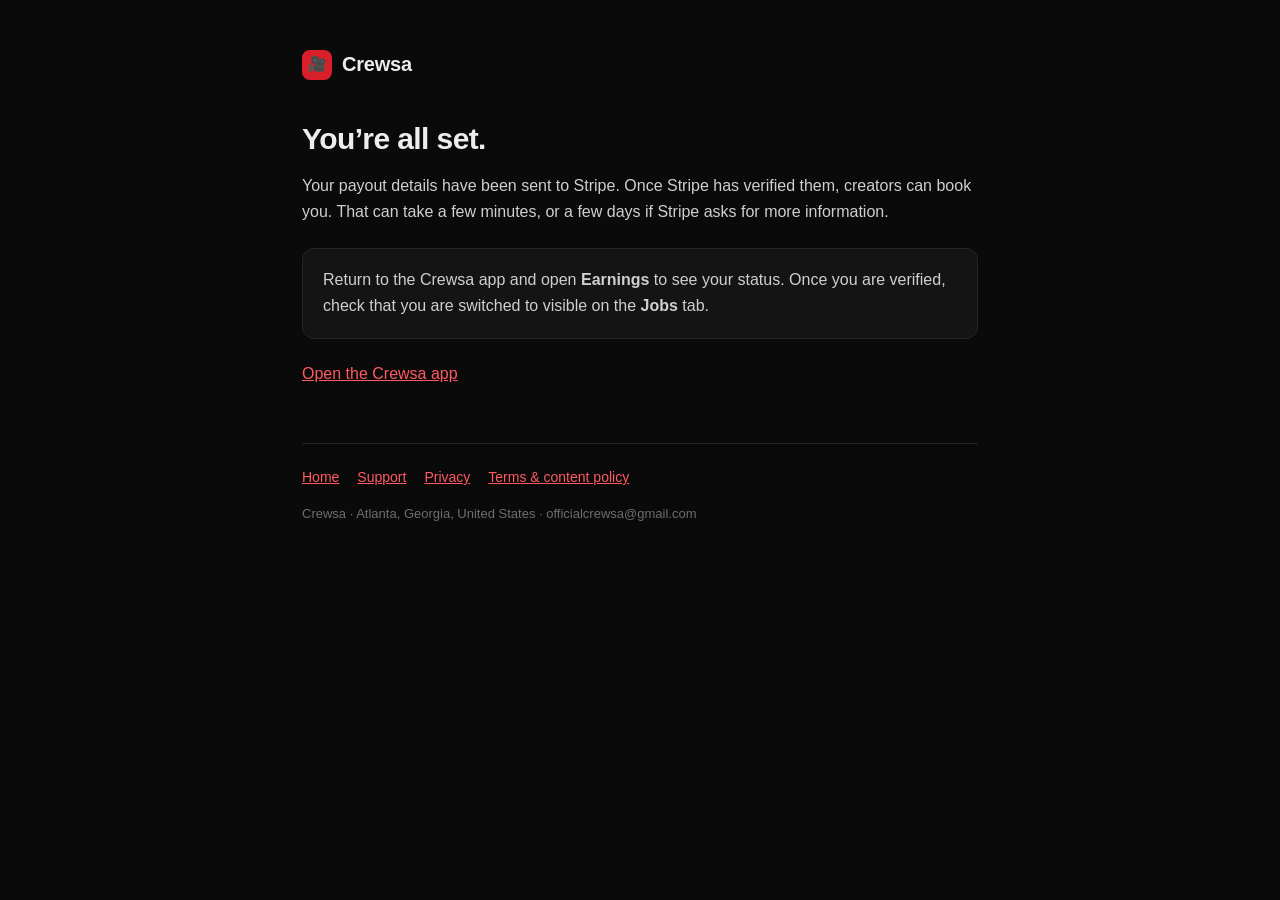
<file: payouts/done/index.html>
<!doctype html><html lang="en"><head><meta charset="utf-8"><meta name="viewport" content="width=device-width,initial-scale=1">
<title>Crewsa — Payout setup complete</title>
<meta name="robots" content="noindex">
<meta name="description" content="Your Crewsa payout details have been sent to Stripe.">
<meta name="theme-color" content="#0a0a0a">
<link rel="icon" type="image/png" href="../../favicon.png">
<link rel="apple-touch-icon" href="../../apple-touch-icon.png">
<meta property="og:type" content="website">
<meta property="og:site_name" content="Crewsa">
<meta property="og:url" content="https://crewsa.app/payouts/done/">
<meta property="og:title" content="Crewsa — payout setup complete">
<meta property="og:description" content="Your Crewsa payout details have been sent to Stripe.">
<meta property="og:image" content="https://crewsa.app/og.jpg">
<meta property="og:image:type" content="image/jpeg">
<meta property="og:image:width" content="1200">
<meta property="og:image:height" content="630">
<meta property="og:image:alt" content="Crewsa: book a cameraman by the hour">
<meta name="twitter:card" content="summary_large_image">
<meta name="twitter:title" content="Crewsa — payout setup complete">
<meta name="twitter:description" content="Your Crewsa payout details have been sent to Stripe.">
<meta name="twitter:image" content="https://crewsa.app/og.jpg">
<meta name="twitter:image:alt" content="Crewsa: book a cameraman by the hour">
<link rel="stylesheet" href="../../_style.css"></head>
<body><div class="wrap"><header><div class="mark">&#127909;</div><div class="brand">Crewsa</div></header>
<h1>You&rsquo;re all set.</h1>
<p>Your payout details have been sent to Stripe. Once Stripe has verified them, creators can book you. That can take a few minutes, or a few days if Stripe asks for more information.</p>
<div class="card"><p style="margin:0">Return to the Crewsa app and open <strong>Earnings</strong> to see your status. Once you are verified, check that you are switched to visible on the <strong>Jobs</strong> tab.</p></div>
<p><a href="crewsa://">Open the Crewsa app</a></p>
<nav><a href="../../">Home</a><a href="../../support/">Support</a><a href="../../privacy/">Privacy</a><a href="../../terms/">Terms &amp; content policy</a></nav><footer>Crewsa &middot; Atlanta, Georgia, United States &middot; officialcrewsa@gmail.com</footer></div></body></html>
</file>
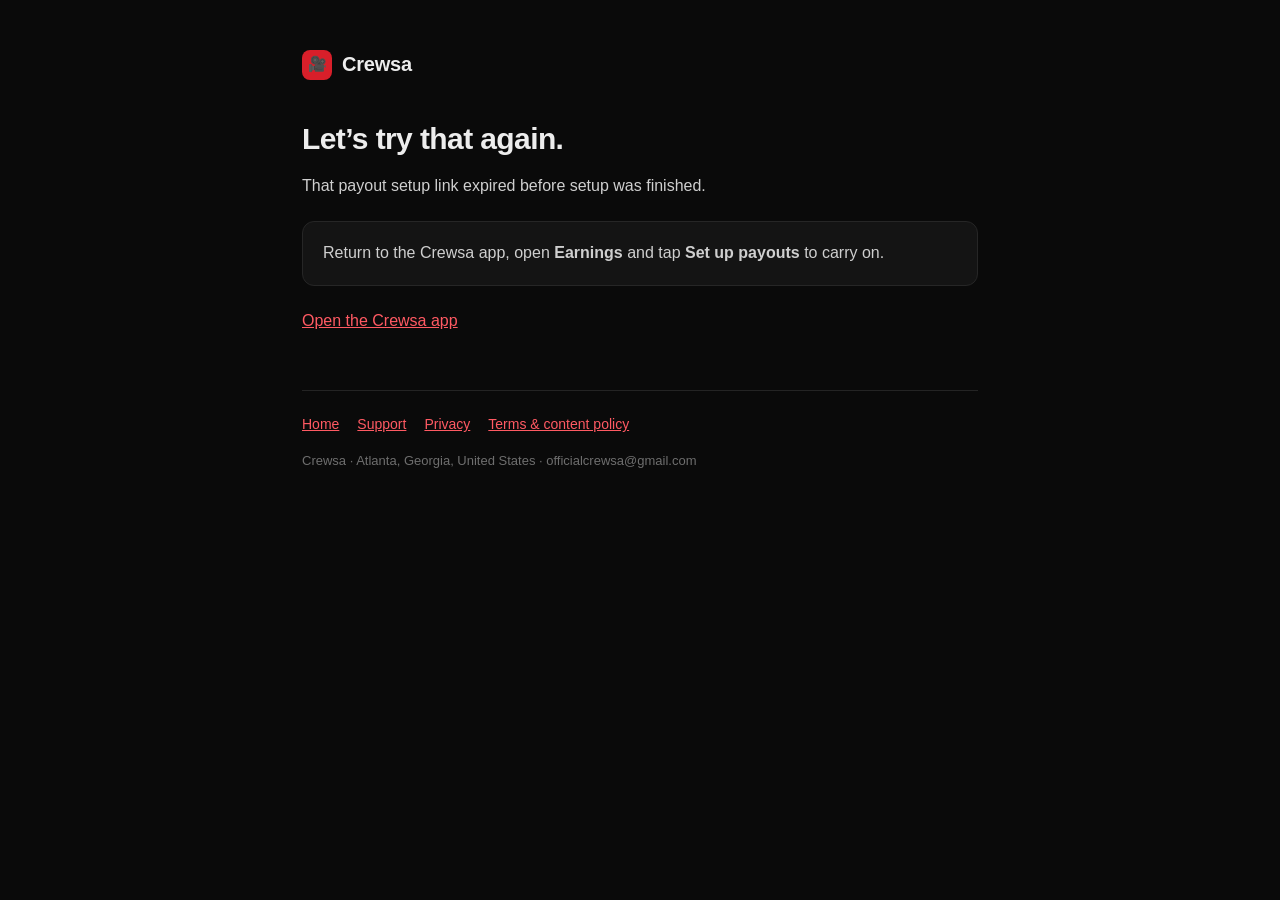
<file: payouts/refresh/index.html>
<!doctype html><html lang="en"><head><meta charset="utf-8"><meta name="viewport" content="width=device-width,initial-scale=1">
<title>Crewsa — Payout setup incomplete</title>
<meta name="robots" content="noindex">
<meta name="description" content="Your Crewsa payout setup link expired before it was finished.">
<meta name="theme-color" content="#0a0a0a">
<link rel="icon" type="image/png" href="../../favicon.png">
<link rel="apple-touch-icon" href="../../apple-touch-icon.png">
<meta property="og:type" content="website">
<meta property="og:site_name" content="Crewsa">
<meta property="og:url" content="https://crewsa.app/payouts/refresh/">
<meta property="og:title" content="Crewsa — payout setup incomplete">
<meta property="og:description" content="Your Crewsa payout setup link expired before it was finished.">
<meta property="og:image" content="https://crewsa.app/og.jpg">
<meta property="og:image:type" content="image/jpeg">
<meta property="og:image:width" content="1200">
<meta property="og:image:height" content="630">
<meta property="og:image:alt" content="Crewsa: book a cameraman by the hour">
<meta name="twitter:card" content="summary_large_image">
<meta name="twitter:title" content="Crewsa — payout setup incomplete">
<meta name="twitter:description" content="Your Crewsa payout setup link expired before it was finished.">
<meta name="twitter:image" content="https://crewsa.app/og.jpg">
<meta name="twitter:image:alt" content="Crewsa: book a cameraman by the hour">
<link rel="stylesheet" href="../../_style.css"></head>
<body><div class="wrap"><header><div class="mark">&#127909;</div><div class="brand">Crewsa</div></header>
<h1>Let&rsquo;s try that again.</h1>
<p>That payout setup link expired before setup was finished.</p>
<div class="card"><p style="margin:0">Return to the Crewsa app, open <strong>Earnings</strong> and tap <strong>Set up payouts</strong> to carry on.</p></div>
<p><a href="crewsa://">Open the Crewsa app</a></p>
<nav><a href="../../">Home</a><a href="../../support/">Support</a><a href="../../privacy/">Privacy</a><a href="../../terms/">Terms &amp; content policy</a></nav><footer>Crewsa &middot; Atlanta, Georgia, United States &middot; officialcrewsa@gmail.com</footer></div></body></html>
</file>
<file: _style.css>
:root{color-scheme:dark}
*{box-sizing:border-box}
body{margin:0;background:#0a0a0a;color:#ededed;font:16px/1.65 -apple-system,BlinkMacSystemFont,"Segoe UI",Roboto,Helvetica,Arial,sans-serif}
.wrap{max-width:720px;margin:0 auto;padding:48px 22px 96px}
header{display:flex;align-items:center;gap:10px;margin-bottom:40px}
.mark{width:30px;height:30px;border-radius:8px;background:#d81f2a;display:flex;align-items:center;justify-content:center;font-size:15px}
.brand{font-weight:800;font-size:20px;letter-spacing:-.01em}
h1{font-size:30px;line-height:1.2;letter-spacing:-.02em;margin:0 0 8px}
h2{font-size:19px;margin:36px 0 10px;letter-spacing:-.01em}
.eff{color:#8b8b8b;font-size:14px;margin:0 0 28px}
p,li{color:#cfcfcf}
a{color:#ff5a63}
ul{padding-left:20px}
li{margin:6px 0}
.card{background:#141414;border:1px solid #262626;border-radius:12px;padding:18px 20px;margin:22px 0}
nav{margin-top:56px;padding-top:22px;border-top:1px solid #242424;font-size:14px}
nav a{margin-right:18px}
footer{margin-top:14px;color:#6e6e6e;font-size:13px}
code{background:#1b1b1b;padding:2px 6px;border-radius:5px;font-size:14px}
/* Apple's badge rules: official artwork only, unaltered, at least 40px tall, with clear space of a quarter of its height on every side. */
.get{display:flex;flex-wrap:wrap;align-items:center;gap:14px 20px;margin:26px 0 8px}
.badge{display:inline-block;padding:14px;margin:-14px;line-height:0}
.badge img{height:54px;width:auto;display:block}
.get .note{margin:0;color:#8b8b8b;font-size:14px}
h3{font-size:16px;margin:22px 0 6px}
</file>
